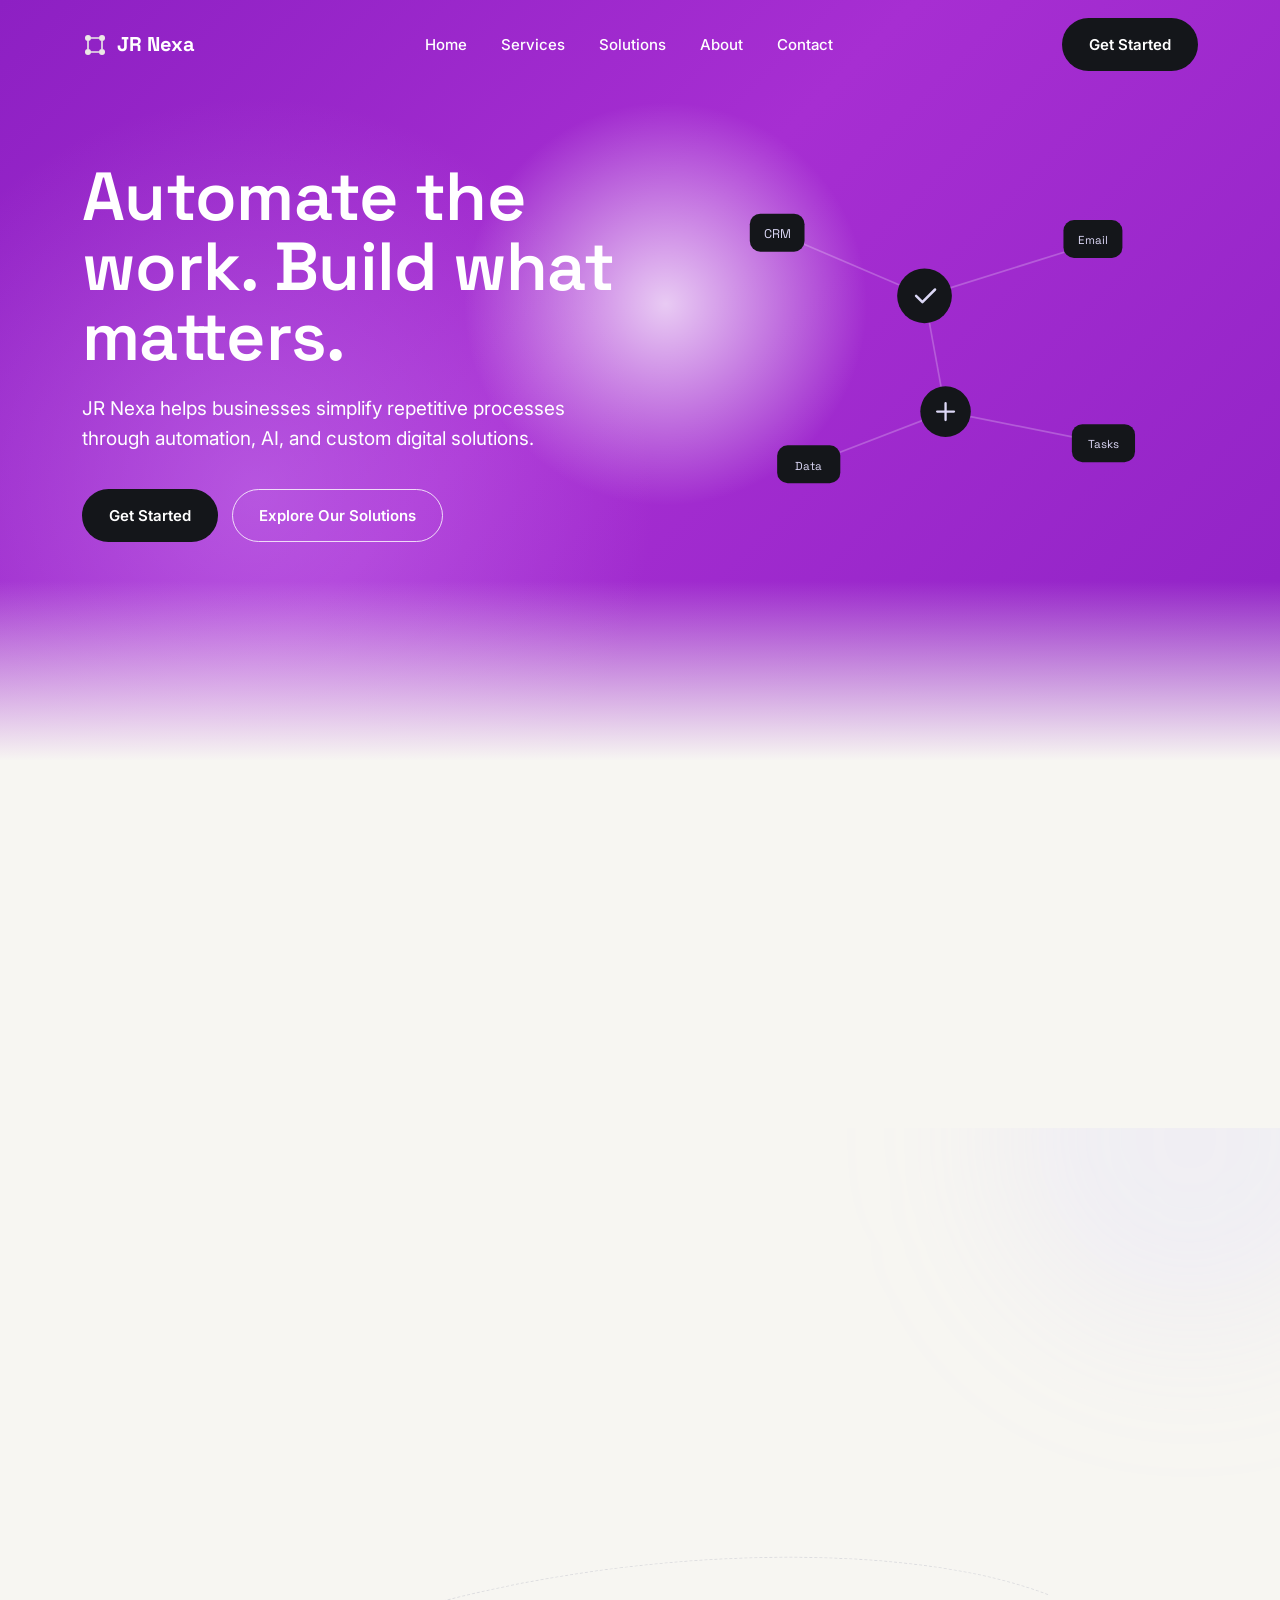
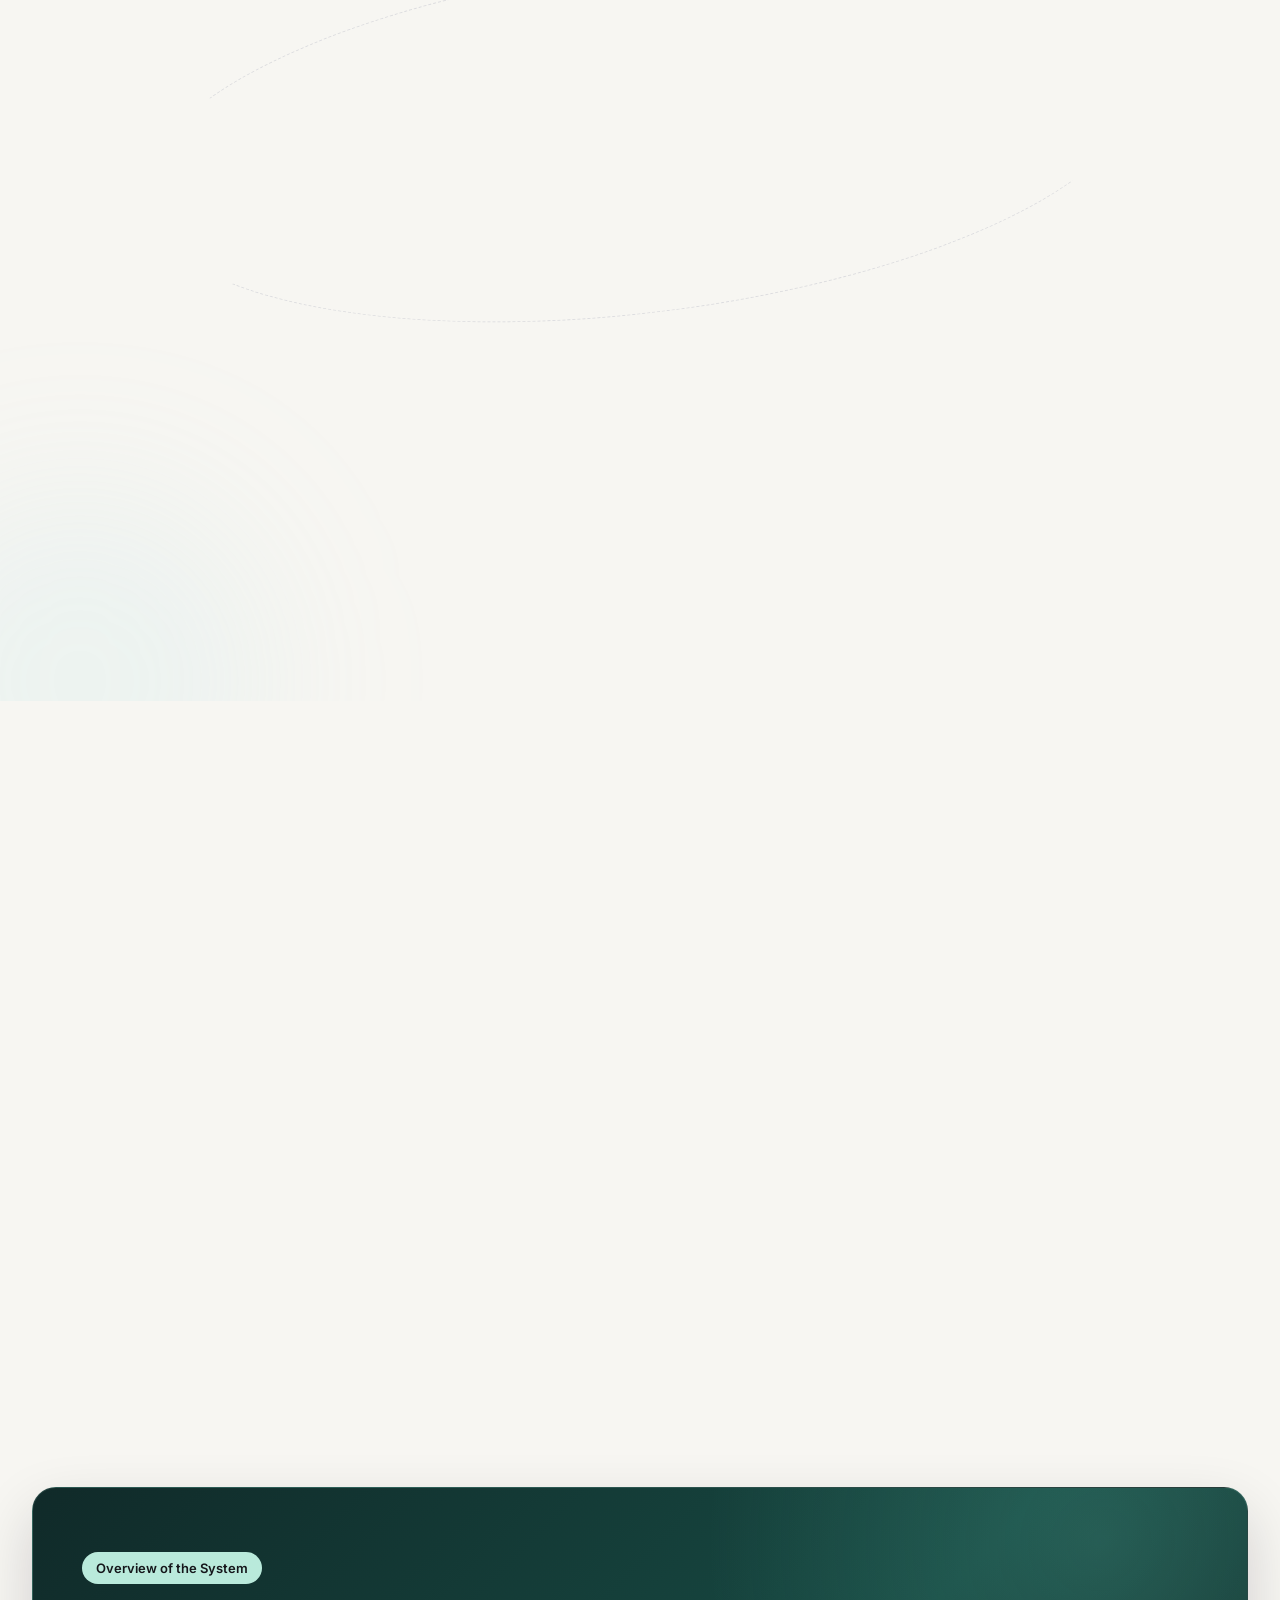
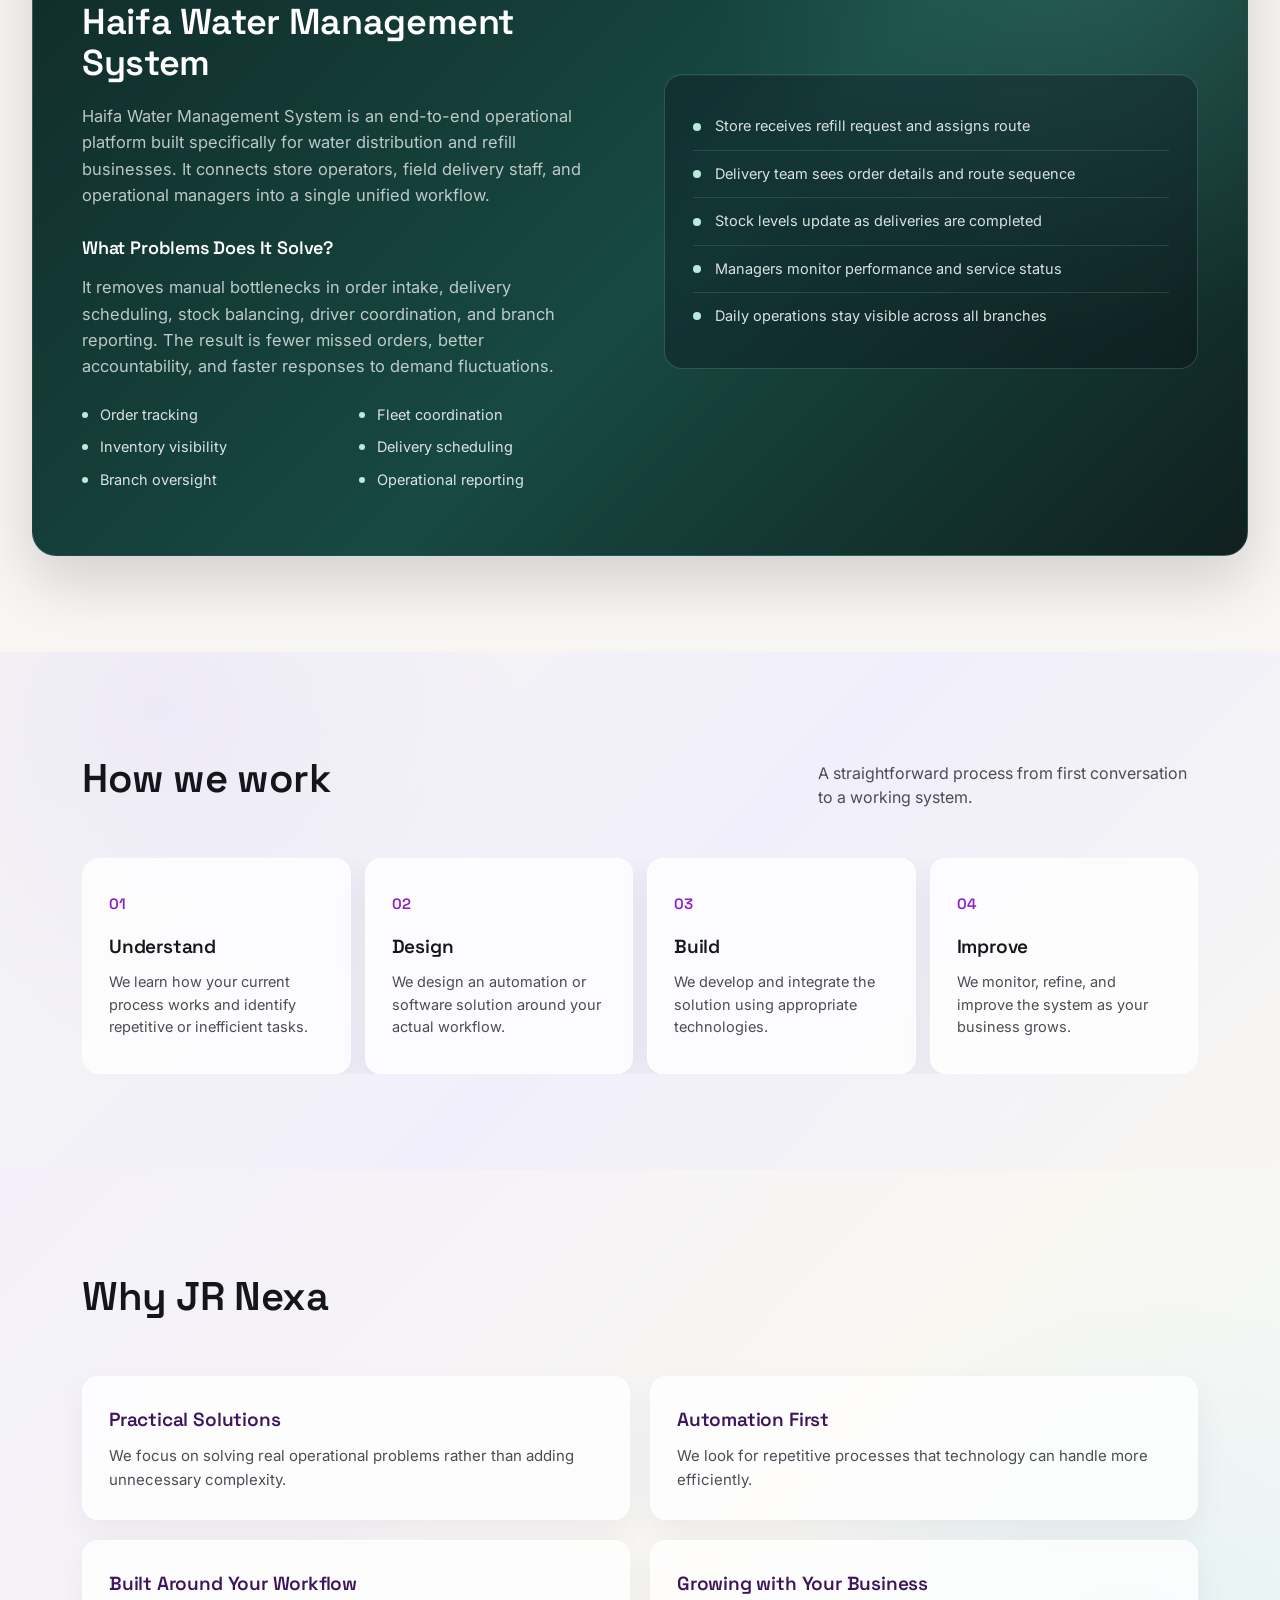
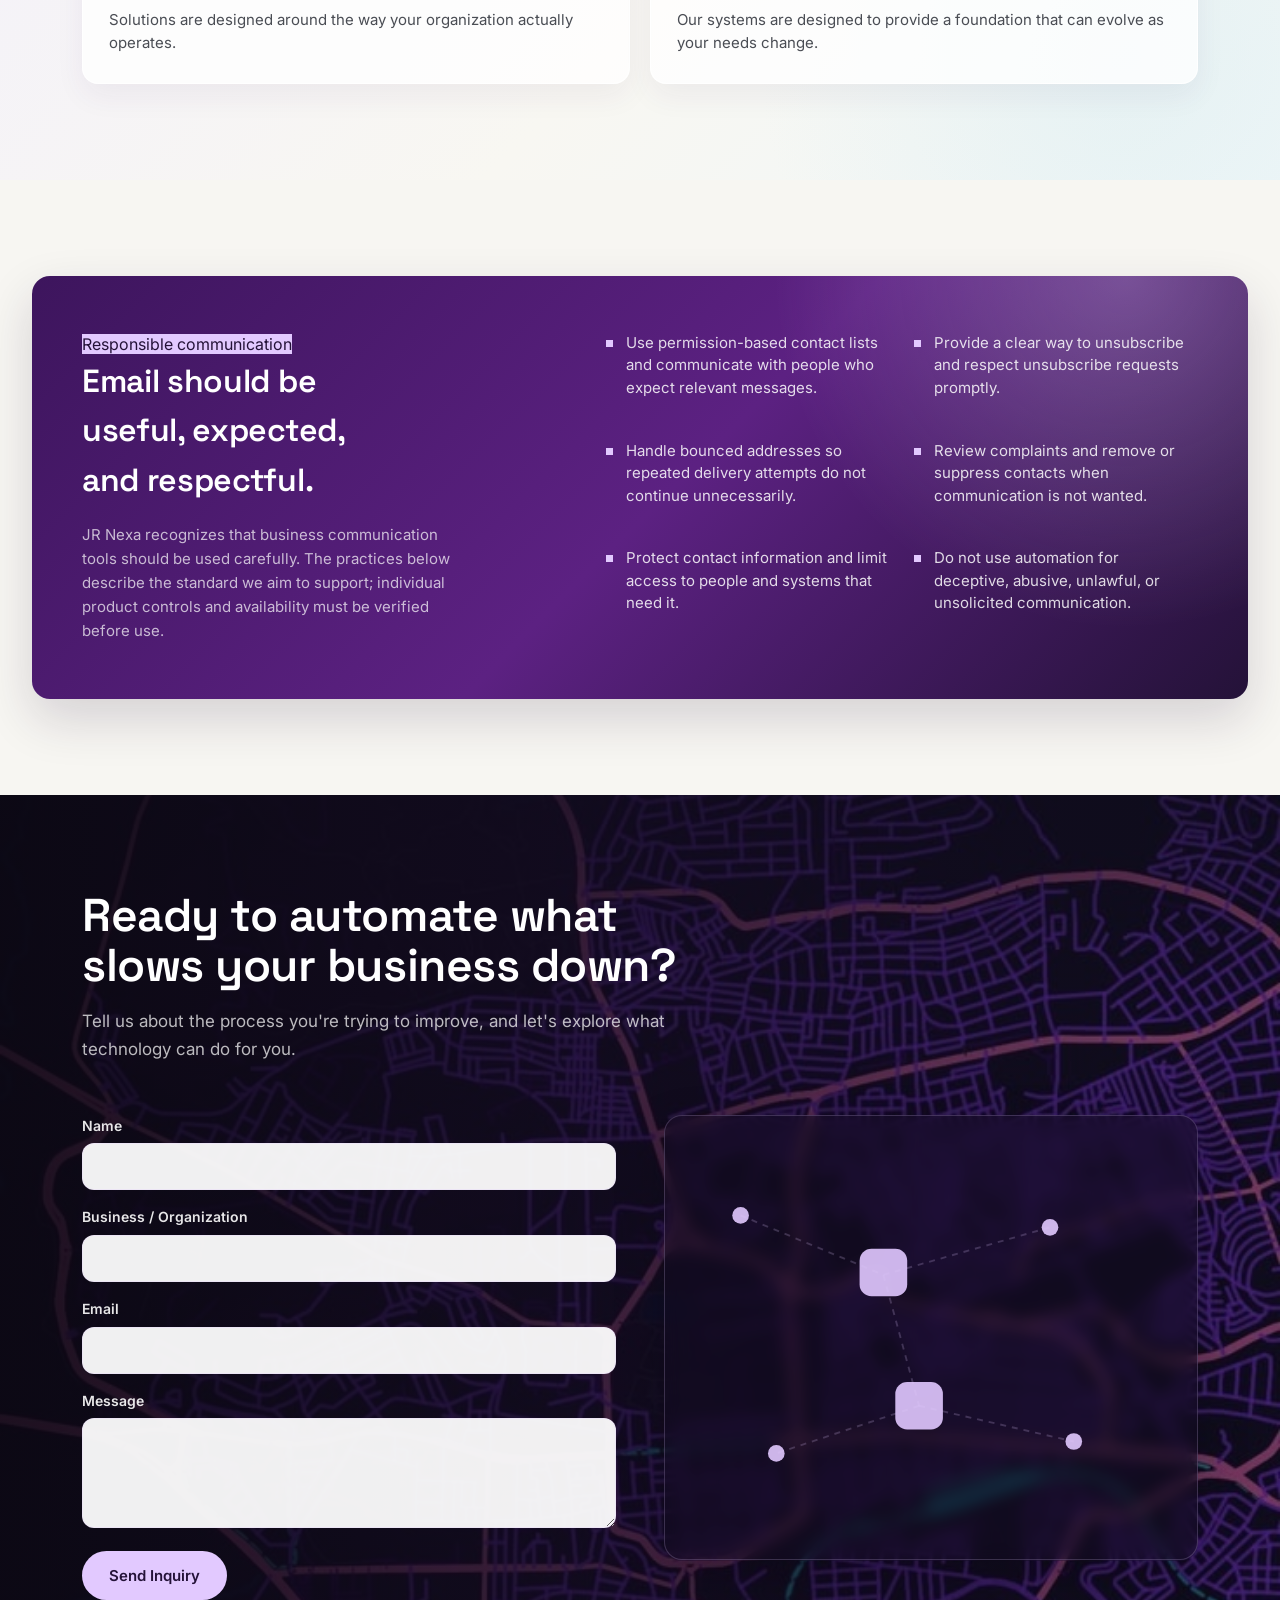
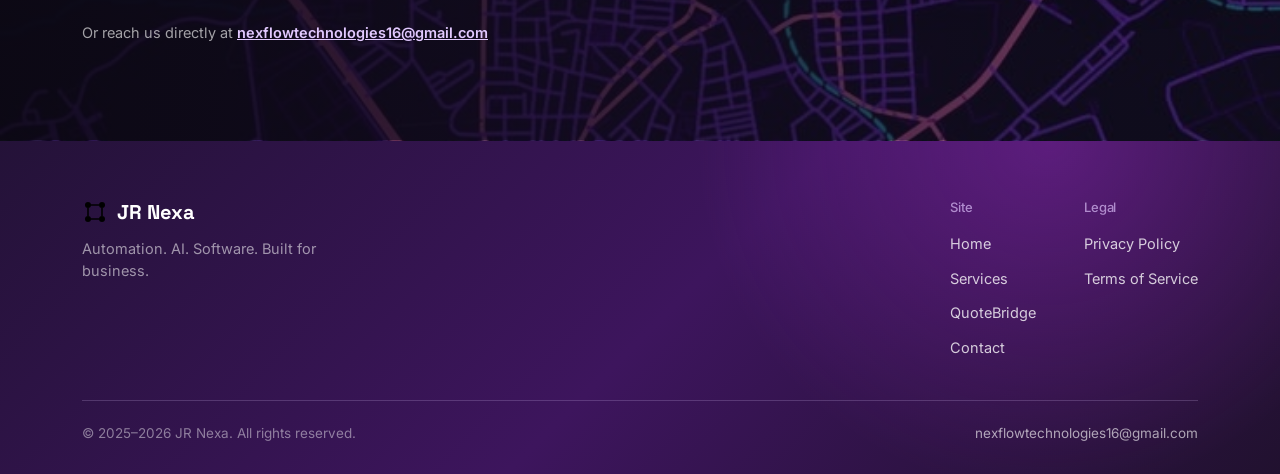
<file: index.html>
<!doctype html>
<html lang="en">
  <head>
    <meta charset="UTF-8" />
    <meta name="viewport" content="width=device-width, initial-scale=1.0" />

    <title>JR Nexa | Automation, AI &amp; Digital Solutions</title>
    <meta
      name="description"
      content="JR Nexa is an automation service provider established in 2025, helping businesses simplify operations through workflow automation, AI, software development, and digital solutions."
    />
    <meta name="theme-color" content="#8d20c3" />
    <meta
      property="og:title"
      content="JR Nexa | Automation, AI & Digital Solutions"
    />
    <meta
      property="og:description"
      content="Practical automation, AI, software, and integration solutions for businesses and organizations."
    />
    <meta property="og:type" content="website" />
    <link rel="preconnect" href="https://fonts.googleapis.com" />
    <link rel="preconnect" href="https://fonts.gstatic.com" crossorigin />
    <link
      href="https://fonts.googleapis.com/css2?family=Space+Grotesk:wght@500;600;700&family=Inter:wght@400;500;600&display=swap"
      rel="stylesheet"
    />
    <link href="https://unpkg.com/aos@2.3.4/dist/aos.css" rel="stylesheet" />
    <link
      rel="icon"
      type="image/svg+xml"
      href="data:image/svg+xml,%3Csvg xmlns='http://www.w3.org/2000/svg' viewBox='0 0 64 64'%3E%3Crect width='64' height='64' rx='16' fill='%23F5CFE1'/%3E%3Ccircle cx='18' cy='18' r='6' fill='%2314161A'/%3E%3Ccircle cx='46' cy='18' r='6' fill='%2314161A'/%3E%3Ccircle cx='18' cy='46' r='6' fill='%2314161A'/%3E%3Ccircle cx='46' cy='46' r='6' fill='%2314161A'/%3E%3Cpath d='M18 28v8M46 28v8M28 18h8M28 46h8' stroke='%2314161A' stroke-width='4' stroke-linecap='round'/%3E%3C/svg%3E"
    />
    <link
      rel="shortcut icon"
      type="image/svg+xml"
      href="data:image/svg+xml,%3Csvg xmlns='http://www.w3.org/2000/svg' viewBox='0 0 64 64'%3E%3Crect width='64' height='64' rx='16' fill='%23F5CFE1'/%3E%3Ccircle cx='18' cy='18' r='6' fill='%2314161A'/%3E%3Ccircle cx='46' cy='18' r='6' fill='%2314161A'/%3E%3Ccircle cx='18' cy='46' r='6' fill='%2314161A'/%3E%3Ccircle cx='46' cy='46' r='6' fill='%2314161A'/%3E%3Cpath d='M18 28v8M46 28v8M28 18h8M28 46h8' stroke='%2314161A' stroke-width='4' stroke-linecap='round'/%3E%3C/svg%3E"
    />
    <link rel="stylesheet" href="nexflow-website.css" />
  </head>
  <body>
    <a class="skip-link" href="#main-content">Skip to content</a>
    <header class="site-nav">
      <div class="nav-inner">
        <a href="#home" class="logo" aria-label="JR Nexa home">
          <svg
            class="logo-mark"
            viewBox="0 0 26 26"
            fill="none"
            xmlns="http://www.w3.org/2000/svg"
          >
            <circle cx="6" cy="6" r="3" fill="#14161A" />
            <circle cx="20" cy="6" r="3" fill="#14161A" />
            <circle cx="6" cy="20" r="3" fill="#14161A" />
            <circle cx="20" cy="20" r="3" fill="#14161A" />
            <path
              d="M6 9V17M20 9V17M9 6H17M9 20H17"
              stroke="#14161A"
              stroke-width="1.6"
            />
          </svg>
          JR Nexa
        </a>
        <nav>
          <ul class="nav-links">
            <li><a href="#home">Home</a></li>
            <li><a href="#services">Services</a></li>
            <li><a href="#solutions">Solutions</a></li>
            <li><a href="#about">About</a></li>
            <li><a href="#contact">Contact</a></li>
          </ul>
        </nav>
        <div class="nav-right">
          <a href="#contact" class="btn btn-primary">Get Started</a>
          <button
            class="hamburger"
            id="hamburgerBtn"
            aria-label="Open menu"
            aria-expanded="false"
            aria-controls="mobileMenu"
          >
            <span></span><span></span><span></span>
          </button>
        </div>
      </div>
      <div class="mobile-menu" id="mobileMenu">
        <a href="#home">Home</a>
        <a href="#services">Services</a>
        <a href="#solutions">Solutions</a>
        <a href="#about">About</a>
        <a href="#contact">Contact</a>
      </div>
    </header>

    <main id="main-content">
      <!-- HERO -->
      <section class="hero" id="home">
        <div class="wrap hero-inner">
          <div class="hero-copy">
            <h1>Automate the work. Build what matters.</h1>
            <p class="sub">
              JR Nexa helps businesses simplify repetitive processes through
              automation, AI, and custom digital solutions.
            </p>
            <div class="hero-actions">
              <a href="#contact" class="btn btn-primary">Get Started</a>
              <a href="#services" class="btn btn-outline"
                >Explore Our Solutions</a
              >
            </div>
          </div>
          <div class="hero-visual">
            <svg
              class="hero-diagram"
              viewBox="0 0 460 360"
              fill="none"
              xmlns="http://www.w3.org/2000/svg"
              role="img"
              aria-label="Diagram of connected automation nodes"
            >
              <line
                class="flow-line draw"
                x1="60"
                y1="70"
                x2="200"
                y2="130"
                stroke="#14161A"
                stroke-opacity="0.4"
                stroke-width="1.6"
                style="animation-delay: 0.1s"
              />
              <line
                class="flow-line draw"
                x1="200"
                y1="130"
                x2="360"
                y2="80"
                stroke="#14161A"
                stroke-opacity="0.4"
                stroke-width="1.6"
                style="animation-delay: 0.3s"
              />
              <line
                class="flow-line draw"
                x1="200"
                y1="130"
                x2="220"
                y2="240"
                stroke="#14161A"
                stroke-opacity="0.4"
                stroke-width="1.6"
                style="animation-delay: 0.5s"
              />
              <line
                class="flow-line draw"
                x1="220"
                y1="240"
                x2="90"
                y2="290"
                stroke="#14161A"
                stroke-opacity="0.4"
                stroke-width="1.6"
                style="animation-delay: 0.7s"
              />
              <line
                class="flow-line draw"
                x1="220"
                y1="240"
                x2="370"
                y2="270"
                stroke="#14161A"
                stroke-opacity="0.4"
                stroke-width="1.6"
                style="animation-delay: 0.9s"
              />

              <g class="flow-node" style="animation-delay: 0.05s">
                <rect
                  x="34"
                  y="52"
                  width="52"
                  height="36"
                  rx="10"
                  fill="#14161A"
                />
                <text
                  x="60"
                  y="75"
                  font-family="Space Grotesk"
                  font-size="12"
                  fill="#DCD8F6"
                  text-anchor="middle"
                >
                  CRM
                </text>
              </g>
              <g class="flow-node" style="animation-delay: 0.35s">
                <circle cx="200" cy="130" r="26" fill="#14161A" />
                <path
                  d="M192 130l6 6 12-12"
                  stroke="#DCD8F6"
                  stroke-width="2.4"
                  fill="none"
                  stroke-linecap="round"
                  stroke-linejoin="round"
                />
              </g>
              <g class="flow-node" style="animation-delay: 0.55s">
                <rect
                  x="332"
                  y="58"
                  width="56"
                  height="36"
                  rx="10"
                  fill="#14161A"
                />
                <text
                  x="360"
                  y="81"
                  font-family="Space Grotesk"
                  font-size="11"
                  fill="#DCD8F6"
                  text-anchor="middle"
                >
                  Email
                </text>
              </g>
              <g class="flow-node" style="animation-delay: 0.75s">
                <circle cx="220" cy="240" r="24" fill="#14161A" />
                <path
                  d="M212 240h16M220 232v16"
                  stroke="#DCD8F6"
                  stroke-width="2.2"
                  stroke-linecap="round"
                />
              </g>
              <g class="flow-node" style="animation-delay: 0.95s">
                <rect
                  x="60"
                  y="272"
                  width="60"
                  height="36"
                  rx="10"
                  fill="#14161A"
                />
                <text
                  x="90"
                  y="295"
                  font-family="Space Grotesk"
                  font-size="11"
                  fill="#DCD8F6"
                  text-anchor="middle"
                >
                  Data
                </text>
              </g>
              <g class="flow-node" style="animation-delay: 1.1s">
                <rect
                  x="340"
                  y="252"
                  width="60"
                  height="36"
                  rx="10"
                  fill="#14161A"
                />
                <text
                  x="370"
                  y="275"
                  font-family="Space Grotesk"
                  font-size="11"
                  fill="#DCD8F6"
                  text-anchor="middle"
                >
                  Tasks
                </text>
              </g>
            </svg>
          </div>
        </div>
      </section>

      <!-- ABOUT -->
      <section class="about" id="about" data-aos="fade-up">
        <div class="wrap about-inner">
          <h2 data-aos="fade-right">
            Technology that works for your business.
          </h2>
          <div class="about-text" data-aos="fade-left">
            <p>
              JR Nexa is an automation service provider established in 2025,
              helping businesses and organizations use technology to reduce
              repetitive work, improve efficiency, and build better digital
              processes.
            </p>
            <p>
              We combine workflow automation, artificial intelligence, software
              development, and system integrations to create practical solutions
              around the way businesses actually work.
            </p>
          </div>
        </div>
      </section>

      <!-- SERVICES -->
      <section class="services" id="services">
        <div class="wrap">
          <div class="section-head">
            <h2 data-aos="fade-up">What we build</h2>
            <p class="desc" data-aos="fade-up">
              Six areas where automation, AI, and software design come together
              to remove friction from day-to-day operations.
            </p>
          </div>

          <div class="service-grid">
            <article
              class="service-card"
              data-number="01"
              data-aos="fade-up"
              data-aos-duration="700"
              data-aos-delay="0"
            >
              <span class="num">01</span>
              <svg class="icon" viewBox="0 0 34 34" fill="none">
                <rect
                  x="4"
                  y="4"
                  width="10"
                  height="10"
                  rx="3"
                  stroke="#14161A"
                  stroke-width="1.6"
                />
                <rect
                  x="20"
                  y="20"
                  width="10"
                  height="10"
                  rx="3"
                  stroke="#14161A"
                  stroke-width="1.6"
                />
                <path
                  d="M14 9h6a4 4 0 0 1 4 4v6"
                  stroke="#14161A"
                  stroke-width="1.6"
                />
              </svg>
              <h3>Workflow Automation</h3>
              <p class="desc">
                Connect applications and automate repetitive business processes
                so information moves between systems with less manual work.
              </p>
              <p class="examples">
                Data entry · Notifications · Approvals · Scheduled workflows ·
                CRM workflows
              </p>
            </article>

            <article
              class="service-card"
              data-number="02"
              data-aos="fade-up"
              data-aos-duration="700"
              data-aos-delay="100"
            >
              <span class="num">02</span>
              <svg class="icon" viewBox="0 0 34 34" fill="none">
                <circle
                  cx="17"
                  cy="17"
                  r="6"
                  stroke="#14161A"
                  stroke-width="1.6"
                />
                <path
                  d="M17 3v4M17 27v4M3 17h4M27 17h4M7 7l3 3M27 7l-3 3M7 27l3-3M27 27l-3-3"
                  stroke="#14161A"
                  stroke-width="1.6"
                  stroke-linecap="round"
                />
              </svg>
              <h3>AI Solutions</h3>
              <p class="desc">
                Design practical AI-powered solutions that help businesses
                process information, assist customers, automate tasks, and make
                better use of their data.
              </p>
              <p class="examples">
                AI assistants · Document processing · Support automation ·
                Intelligent data processing
              </p>
            </article>

            <article
              class="service-card"
              data-number="03"
              data-aos="fade-up"
              data-aos-duration="700"
              data-aos-delay="200"
            >
              <span class="num">03</span>
              <svg class="icon" viewBox="0 0 34 34" fill="none">
                <rect
                  x="4"
                  y="8"
                  width="26"
                  height="18"
                  rx="3"
                  stroke="#14161A"
                  stroke-width="1.6"
                />
                <path
                  d="M5 10l12 9 12-9"
                  stroke="#14161A"
                  stroke-width="1.6"
                  stroke-linecap="round"
                />
              </svg>
              <h3>Business Communication Automation</h3>
              <p class="desc">
                Build systems that help organizations manage and automate
                customer and business communications.
              </p>
              <p class="examples">
                Email automation · Notifications · Campaign management ·
                Automated follow-ups
              </p>
            </article>

            <article
              class="service-card"
              data-number="04"
              data-aos="fade-up"
              data-aos-duration="700"
              data-aos-delay="300"
            >
              <span class="num">04</span>
              <svg class="icon" viewBox="0 0 34 34" fill="none">
                <rect
                  x="4"
                  y="6"
                  width="26"
                  height="17"
                  rx="3"
                  stroke="#14161A"
                  stroke-width="1.6"
                />
                <path
                  d="M11 28h12M17 23v5"
                  stroke="#14161A"
                  stroke-width="1.6"
                  stroke-linecap="round"
                />
              </svg>
              <h3>Custom Software</h3>
              <p class="desc">
                Build web-based applications and internal business systems
                designed around specific organizational needs.
              </p>
              <p class="examples">
                Management systems · Customer portals · Internal tools ·
                Dashboards
              </p>
            </article>

            <article
              class="service-card"
              data-number="05"
              data-aos="fade-up"
              data-aos-duration="700"
              data-aos-delay="400"
            >
              <span class="num">05</span>
              <svg class="icon" viewBox="0 0 34 34" fill="none">
                <circle
                  cx="9"
                  cy="9"
                  r="4"
                  stroke="#14161A"
                  stroke-width="1.6"
                />
                <circle
                  cx="25"
                  cy="25"
                  r="4"
                  stroke="#14161A"
                  stroke-width="1.6"
                />
                <path
                  d="M12 12l10 10"
                  stroke="#14161A"
                  stroke-width="1.6"
                  stroke-linecap="round"
                />
              </svg>
              <h3>System Integration</h3>
              <p class="desc">
                Connect the tools businesses already use so information can move
                between platforms automatically.
              </p>
              <p class="examples">
                APIs · CRMs · Email platforms · Databases · Payment systems
              </p>
            </article>

            <article
              class="service-card"
              data-number="06"
              data-aos="fade-up"
              data-aos-duration="700"
              data-aos-delay="500"
            >
              <span class="num">06</span>
              <svg class="icon" viewBox="0 0 34 34" fill="none">
                <path
                  d="M6 26V14M17 26V6M28 26v-9"
                  stroke="#14161A"
                  stroke-width="1.6"
                  stroke-linecap="round"
                />
              </svg>
              <h3>Process Optimization</h3>
              <p class="desc">
                Help businesses identify repetitive manual processes and
                determine where automation can create measurable improvements.
              </p>
              <p class="examples">
                Process mapping · Efficiency review · Automation roadmap
              </p>
            </article>
          </div>
        </div>
      </section>

      <!-- FEATURED SOLUTION -->
      <section id="solutions" style="padding: 0 0 96px" data-aos="fade-up">
        <div class="solution">
          <div class="solution-wrap solution-inner">
            <div>
              <span class="tag" data-aos="fade-right" data-aos="fade-right"
                >One of our solutions</span
              >
              <h2>QuoteBridge</h2>
              <p class="desc">
                QuoteBridge is a business communication and email campaign
                management application developed by JR Nexa. It helps businesses
                and organizations manage contacts, create email campaigns, and
                organize day-to-day communications through a structured
                platform.
              </p>
              <p class="solution-note">
                Intended for teams that need a central place for contact
                management, campaign planning, templates, and business
                communications. Product availability and specific capabilities
                should be confirmed with JR Nexa.
              </p>
              <ul class="solution-features">
                <li>Contact management</li>
                <li>Campaign creation and management</li>
                <li>Email templates</li>
                <li>Business communications</li>
                <li>Attachments and message content</li>
                <li>Organized campaign workflows</li>
              </ul>
              <div class="solution-actions">
                <a
                  href="https://quotebridge.online/"
                  target="_blank"
                  rel="noopener"
                  class="btn btn-light"
                  >Explore QuoteBridge</a
                >
              </div>
            </div>
            <div class="solution-panel">
              <div class="row">
                <span class="dot"></span
                ><span>New contact added to campaign list</span>
              </div>
              <div class="row">
                <span class="dot"></span
                ><span>Email template scheduled for send</span>
              </div>
              <div class="row">
                <span class="dot"></span
                ><span>Attachment linked to outbound message</span>
              </div>
              <div class="row">
                <span class="dot"></span><span>Follow-up sequence queued</span>
              </div>
            </div>
          </div>
        </div>
      </section>

      <section id="haifa-water-system" style="padding: 0 0 96px">
        <div class="solution">
          <div class="solution-wrap solution-inner">
            <div>
              <span class="tag">Overview of the System</span>
              <h2>Haifa Water Management System</h2>
              <p class="desc">
                Haifa Water Management System is an end-to-end operational
                platform built specifically for water distribution and refill
                businesses. It connects store operators, field delivery staff,
                and operational managers into a single unified workflow.
              </p>

              <div style="margin-top: 26px">
                <h3
                  style="
                    color: var(--paper);
                    font-size: 18px;
                    margin-bottom: 12px;
                  "
                >
                  What Problems Does It Solve?
                </h3>
                <p class="desc" style="margin-top: 0">
                  It removes manual bottlenecks in order intake, delivery
                  scheduling, stock balancing, driver coordination, and branch
                  reporting. The result is fewer missed orders, better
                  accountability, and faster responses to demand fluctuations.
                </p>
              </div>

              <ul class="solution-features" style="margin-top: 24px">
                <li>Order tracking</li>
                <li>Fleet coordination</li>
                <li>Inventory visibility</li>
                <li>Delivery scheduling</li>
                <li>Branch oversight</li>
                <li>Operational reporting</li>
              </ul>
            </div>

            <div class="solution-panel">
              <div class="row">
                <span class="dot"></span
                ><span>Store receives refill request and assigns route</span>
              </div>
              <div class="row">
                <span class="dot"></span
                ><span
                  >Delivery team sees order details and route sequence</span
                >
              </div>
              <div class="row">
                <span class="dot"></span
                ><span>Stock levels update as deliveries are completed</span>
              </div>
              <div class="row">
                <span class="dot"></span
                ><span>Managers monitor performance and service status</span>
              </div>
              <div class="row">
                <span class="dot"></span
                ><span>Daily operations stay visible across all branches</span>
              </div>
            </div>
          </div>
        </div>
      </section>

      <!-- HOW WE WORK -->
      <section class="how">
        <div class="wrap">
          <div class="section-head">
            <h2>How we work</h2>
            <p class="desc">
              A straightforward process from first conversation to a working
              system.
            </p>
          </div>
          <div class="how-grid">
            <div class="how-step">
              <span class="num">01</span>
              <h3>Understand</h3>
              <p>
                We learn how your current process works and identify repetitive
                or inefficient tasks.
              </p>
            </div>
            <div class="how-step">
              <span class="num">02</span>
              <h3>Design</h3>
              <p>
                We design an automation or software solution around your actual
                workflow.
              </p>
            </div>
            <div class="how-step">
              <span class="num">03</span>
              <h3>Build</h3>
              <p>
                We develop and integrate the solution using appropriate
                technologies.
              </p>
            </div>
            <div class="how-step">
              <span class="num">04</span>
              <h3>Improve</h3>
              <p>
                We monitor, refine, and improve the system as your business
                grows.
              </p>
            </div>
          </div>
        </div>
      </section>

      <!-- WHY JR NEXA -->
      <section class="why">
        <div class="wrap">
          <div class="section-head">
            <h2>Why JR Nexa</h2>
          </div>
          <div class="why-grid">
            <div class="why-card">
              <h3>Practical Solutions</h3>
              <p>
                We focus on solving real operational problems rather than adding
                unnecessary complexity.
              </p>
            </div>
            <div class="why-card">
              <h3>Automation First</h3>
              <p>
                We look for repetitive processes that technology can handle more
                efficiently.
              </p>
            </div>
            <div class="why-card">
              <h3>Built Around Your Workflow</h3>
              <p>
                Solutions are designed around the way your organization actually
                operates.
              </p>
            </div>
            <div class="why-card">
              <h3>Growing with Your Business</h3>
              <p>
                Our systems are designed to provide a foundation that can evolve
                as your needs change.
              </p>
            </div>
          </div>
        </div>
      </section>

      <!-- RESPONSIBLE COMMUNICATION -->
      <section style="padding-bottom: 96px">
        <div class="responsible">
          <div class="responsible-wrap">
            <div>
              <span class="tag responsible-tag">Responsible communication</span>
              <h2>Email should be useful, expected, and respectful.</h2>
              <p class="responsible-intro">
                JR Nexa recognizes that business communication tools should be
                used carefully. The practices below describe the standard we aim
                to support; individual product controls and availability must be
                verified before use.
              </p>
            </div>
            <ul class="responsible-list">
              <li>
                Use permission-based contact lists and communicate with people
                who expect relevant messages.
              </li>
              <li>
                Provide a clear way to unsubscribe and respect unsubscribe
                requests promptly.
              </li>
              <li>
                Handle bounced addresses so repeated delivery attempts do not
                continue unnecessarily.
              </li>
              <li>
                Review complaints and remove or suppress contacts when
                communication is not wanted.
              </li>
              <li>
                Protect contact information and limit access to people and
                systems that need it.
              </li>
              <li>
                Do not use automation for deceptive, abusive, unlawful, or
                unsolicited communication.
              </li>
            </ul>
          </div>
        </div>
      </section>

      <!-- CONTACT -->
      <section class="contact" id="contact">
        <div class="wrap">
          <div class="contact-head">
            <h2>Ready to automate what slows your business down?</h2>
            <p>
              Tell us about the process you're trying to improve, and let's
              explore what technology can do for you.
            </p>
          </div>

          <div class="contact-inner">
            <form
              class="inquiry"
              id="inquiryForm"
              action="mailto:nexflowtechnologies16@gmail.com"
              method="post"
              enctype="text/plain"
            >
              <div class="field">
                <label for="name">Name</label>
                <input type="text" id="name" name="name" required />
              </div>
              <div class="field">
                <label for="org">Business / Organization</label>
                <input type="text" id="org" name="org" required />
              </div>
              <div class="field">
                <label for="email">Email</label>
                <input type="email" id="email" name="email" required />
              </div>
              <div class="field">
                <label for="message">Message</label>
                <textarea id="message" name="message" required></textarea>
              </div>
              <div>
                <button type="submit" class="btn btn-primary">
                  Send Inquiry
                </button>
              </div>
              <p class="form-note" id="formNote">
                Your email app should open with the inquiry addressed to JR
                Nexa. This static form does not store or submit data to a web
                server; a backend integration is required for direct web
                submissions.
              </p>
              <p class="contact-email">
                Or reach us directly at
                <a href="mailto:nexflowtechnologies16@gmail.com"
                  >nexflowtechnologies16@gmail.com</a
                >
              </p>
            </form>

            <div class="contact-diagram-wrap">
              <svg
                viewBox="0 0 400 320"
                fill="none"
                xmlns="http://www.w3.org/2000/svg"
                role="img"
                aria-label="Diagram of an automated workflow"
              >
                <line
                  x1="40"
                  y1="60"
                  x2="160"
                  y2="110"
                  stroke="#14161A"
                  stroke-opacity="0.35"
                  stroke-width="1.6"
                  stroke-dasharray="5 5"
                />
                <line
                  x1="160"
                  y1="110"
                  x2="300"
                  y2="70"
                  stroke="#14161A"
                  stroke-opacity="0.35"
                  stroke-width="1.6"
                  stroke-dasharray="5 5"
                />
                <line
                  x1="160"
                  y1="110"
                  x2="190"
                  y2="220"
                  stroke="#14161A"
                  stroke-opacity="0.35"
                  stroke-width="1.6"
                  stroke-dasharray="5 5"
                />
                <line
                  x1="190"
                  y1="220"
                  x2="70"
                  y2="260"
                  stroke="#14161A"
                  stroke-opacity="0.35"
                  stroke-width="1.6"
                  stroke-dasharray="5 5"
                />
                <line
                  x1="190"
                  y1="220"
                  x2="320"
                  y2="250"
                  stroke="#14161A"
                  stroke-opacity="0.35"
                  stroke-width="1.6"
                  stroke-dasharray="5 5"
                />
                <circle cx="40" cy="60" r="7" fill="#14161A" />
                <circle cx="300" cy="70" r="7" fill="#14161A" />
                <circle cx="70" cy="260" r="7" fill="#14161A" />
                <circle cx="320" cy="250" r="7" fill="#14161A" />
                <rect
                  x="140"
                  y="88"
                  width="40"
                  height="40"
                  rx="10"
                  fill="#14161A"
                />
                <rect
                  x="170"
                  y="200"
                  width="40"
                  height="40"
                  rx="10"
                  fill="#14161A"
                />
              </svg>
            </div>
          </div>
        </div>
      </section>
    </main>

    <footer>
      <div class="wrap">
        <div class="footer-top">
          <div class="footer-brand">
            <a href="#home" class="logo">
              <svg
                class="logo-mark"
                viewBox="0 0 26 26"
                fill="none"
                xmlns="http://www.w3.org/2000/svg"
              >
                <circle cx="6" cy="6" r="3" fill="#FFFFFF" />
                <circle cx="20" cy="6" r="3" fill="#FFFFFF" />
                <circle cx="6" cy="20" r="3" fill="#FFFFFF" />
                <circle cx="20" cy="20" r="3" fill="#FFFFFF" />
                <path
                  d="M6 9V17M20 9V17M9 6H17M9 20H17"
                  stroke="#FFFFFF"
                  stroke-width="1.6"
                />
              </svg>
              JR Nexa
            </a>
            <p>Automation. AI. Software. Built for business.</p>
          </div>

          <div class="footer-links">
            <div class="footer-col">
              <h4>Site</h4>
              <ul>
                <li><a href="#home">Home</a></li>
                <li><a href="#services">Services</a></li>
                <li>
                  <a
                    href="https://quotebridge.online/"
                    target="_blank"
                    rel="noopener"
                    >QuoteBridge</a
                  >
                </li>
                <li><a href="#contact">Contact</a></li>
              </ul>
            </div>
            <div class="footer-col">
              <h4>Legal</h4>
              <ul>
                <li><a href="privacy.html">Privacy Policy</a></li>
                <li><a href="terms.html">Terms of Service</a></li>
              </ul>
            </div>
          </div>
        </div>
        <div class="footer-bottom">
          <span>© 2025–2026 JR Nexa. All rights reserved.</span>
          <a href="mailto:nexflowtechnologies16@gmail.com"
            >nexflowtechnologies16@gmail.com</a
          >
        </div>
      </div>
    </footer>

    <script>
      const hamburgerBtn = document.getElementById("hamburgerBtn");
      const mobileMenu = document.getElementById("mobileMenu");
      hamburgerBtn.addEventListener("click", () => {
        const isOpen = mobileMenu.classList.toggle("open");
        hamburgerBtn.setAttribute("aria-expanded", isOpen ? "true" : "false");
      });
      mobileMenu.querySelectorAll("a").forEach((a) => {
        a.addEventListener("click", () => {
          mobileMenu.classList.remove("open");
          hamburgerBtn.setAttribute("aria-expanded", "false");
        });
      });

      const form = document.getElementById("inquiryForm");
      const note = document.getElementById("formNote");
      form.addEventListener("submit", (e) => {
        if (!form.checkValidity()) {
          e.preventDefault();
          form.reportValidity();
          return;
        }
        note.classList.add("show");
      });
    </script>
    <script src="https://unpkg.com/aos@2.3.4/dist/aos.js"></script>
    <script>
      AOS.init({
        duration: 800,
        once: false,
        offset: 50,
      });
    </script>
  </body>
</html>
</file>
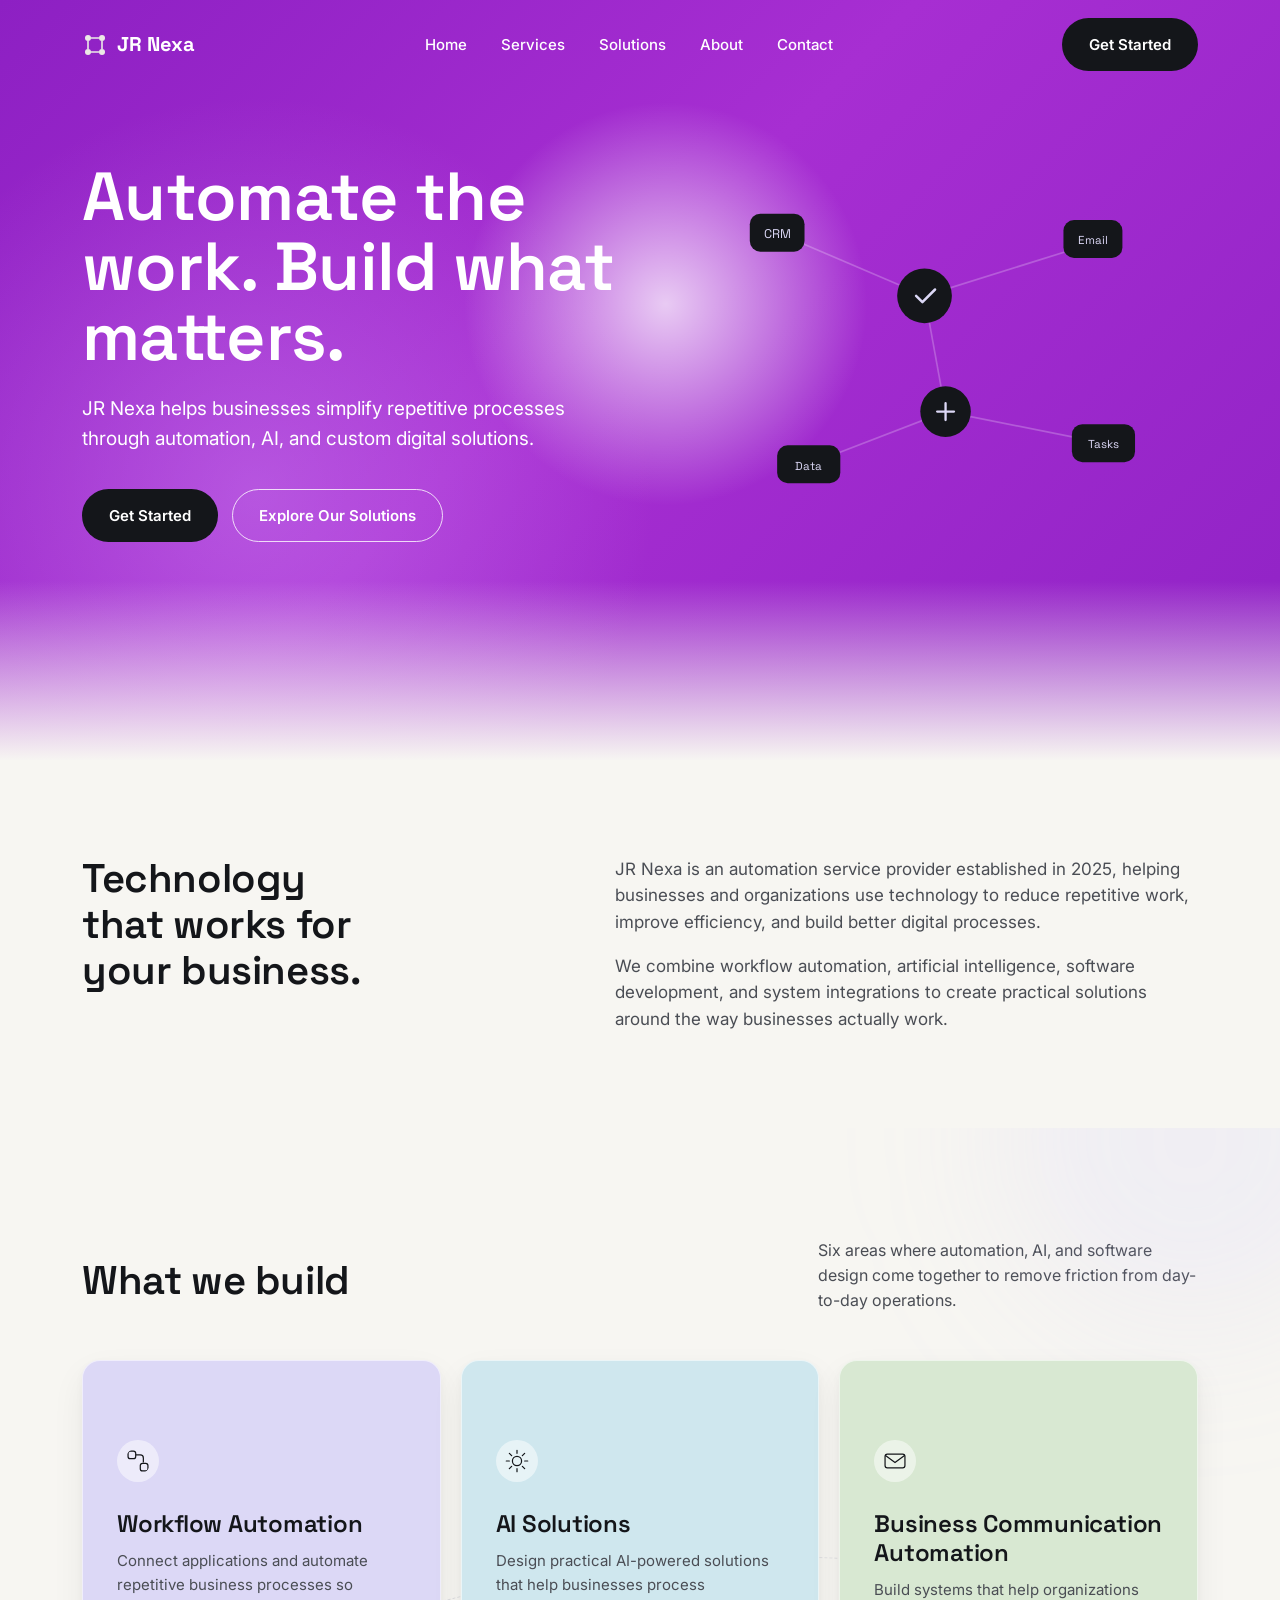
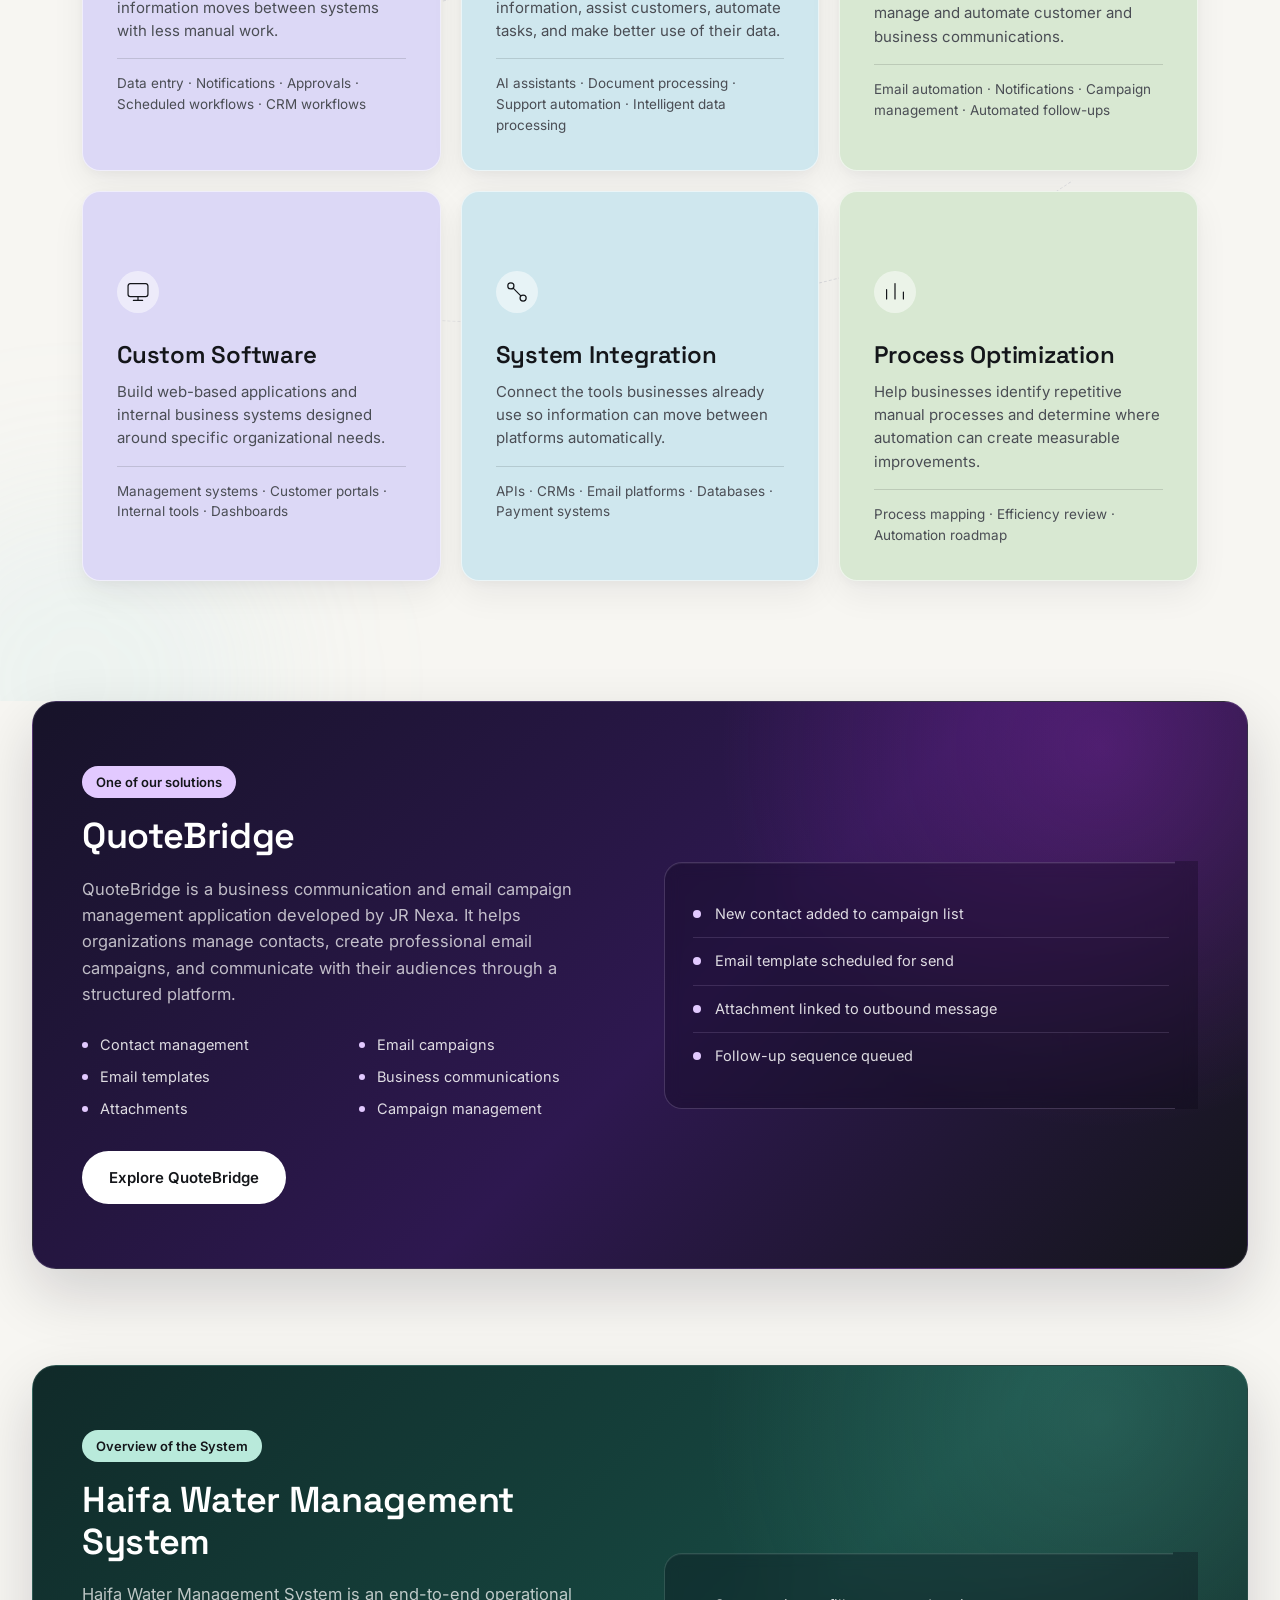
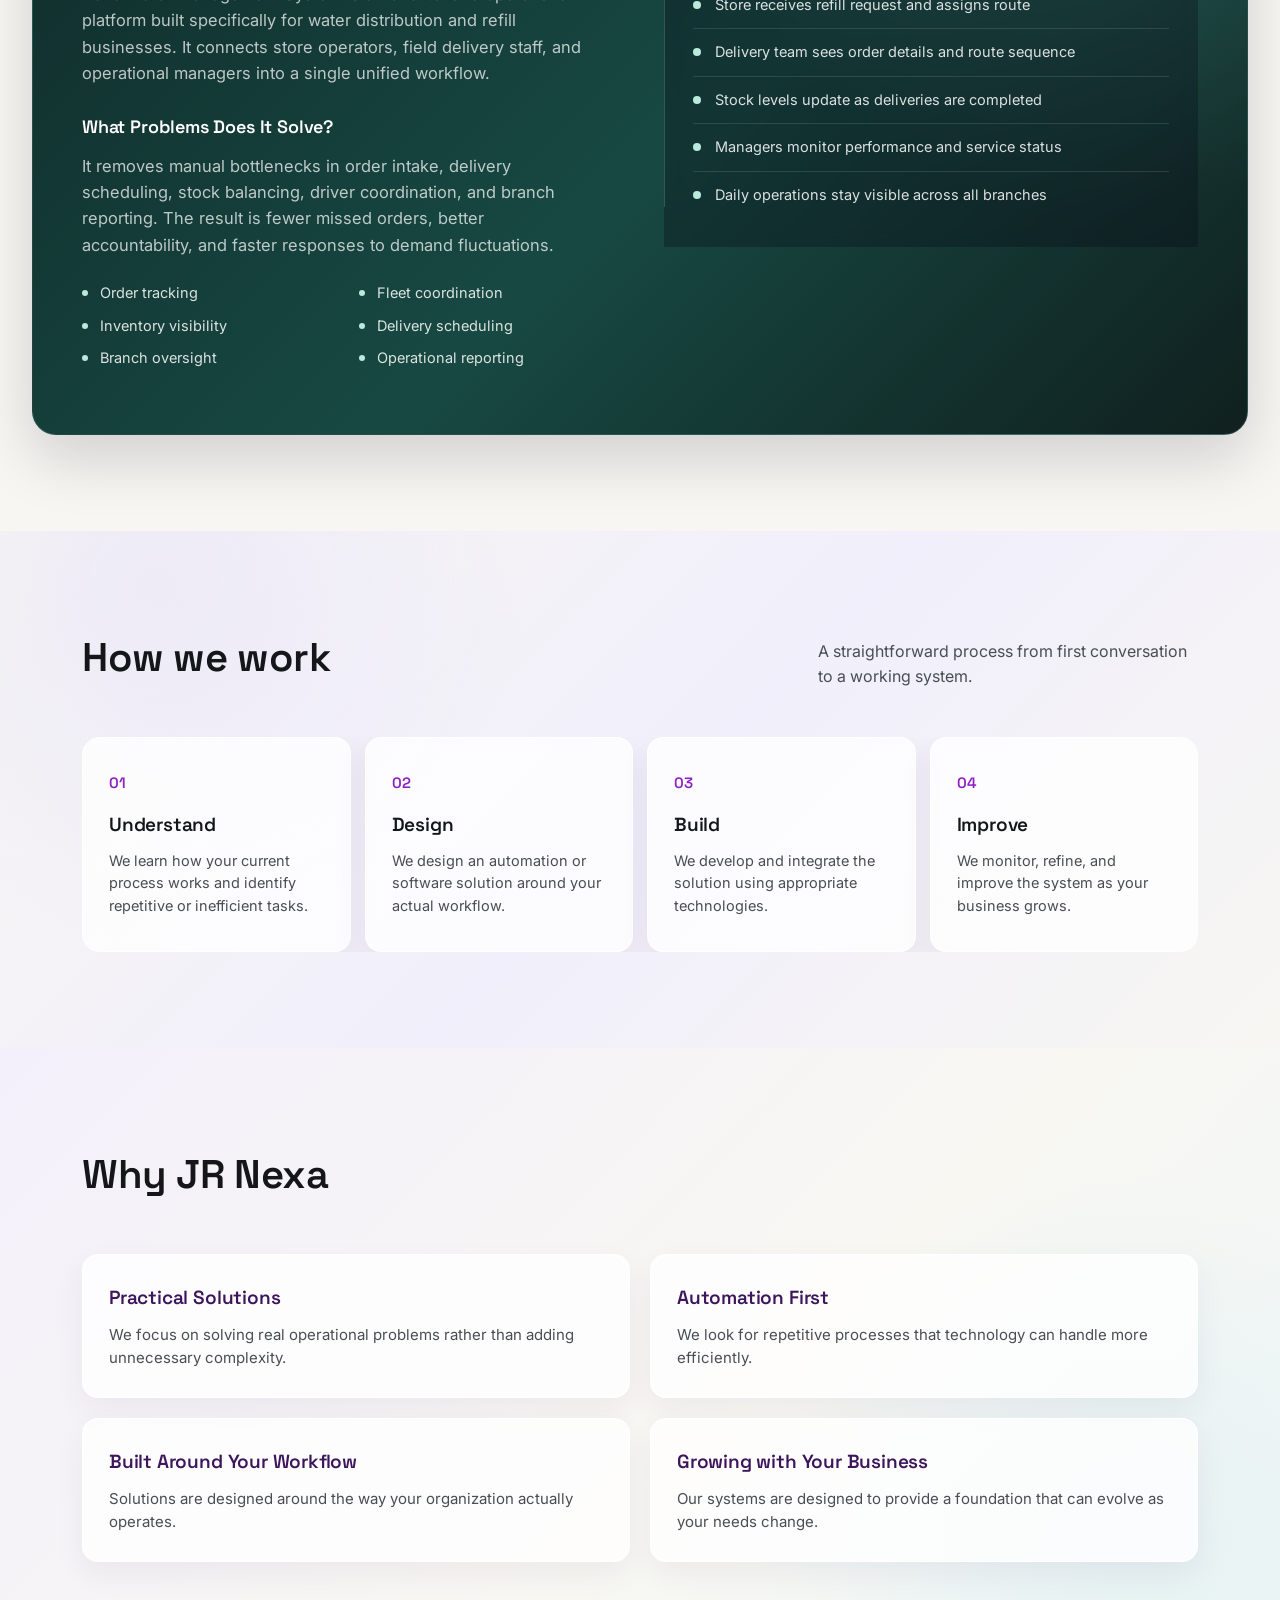
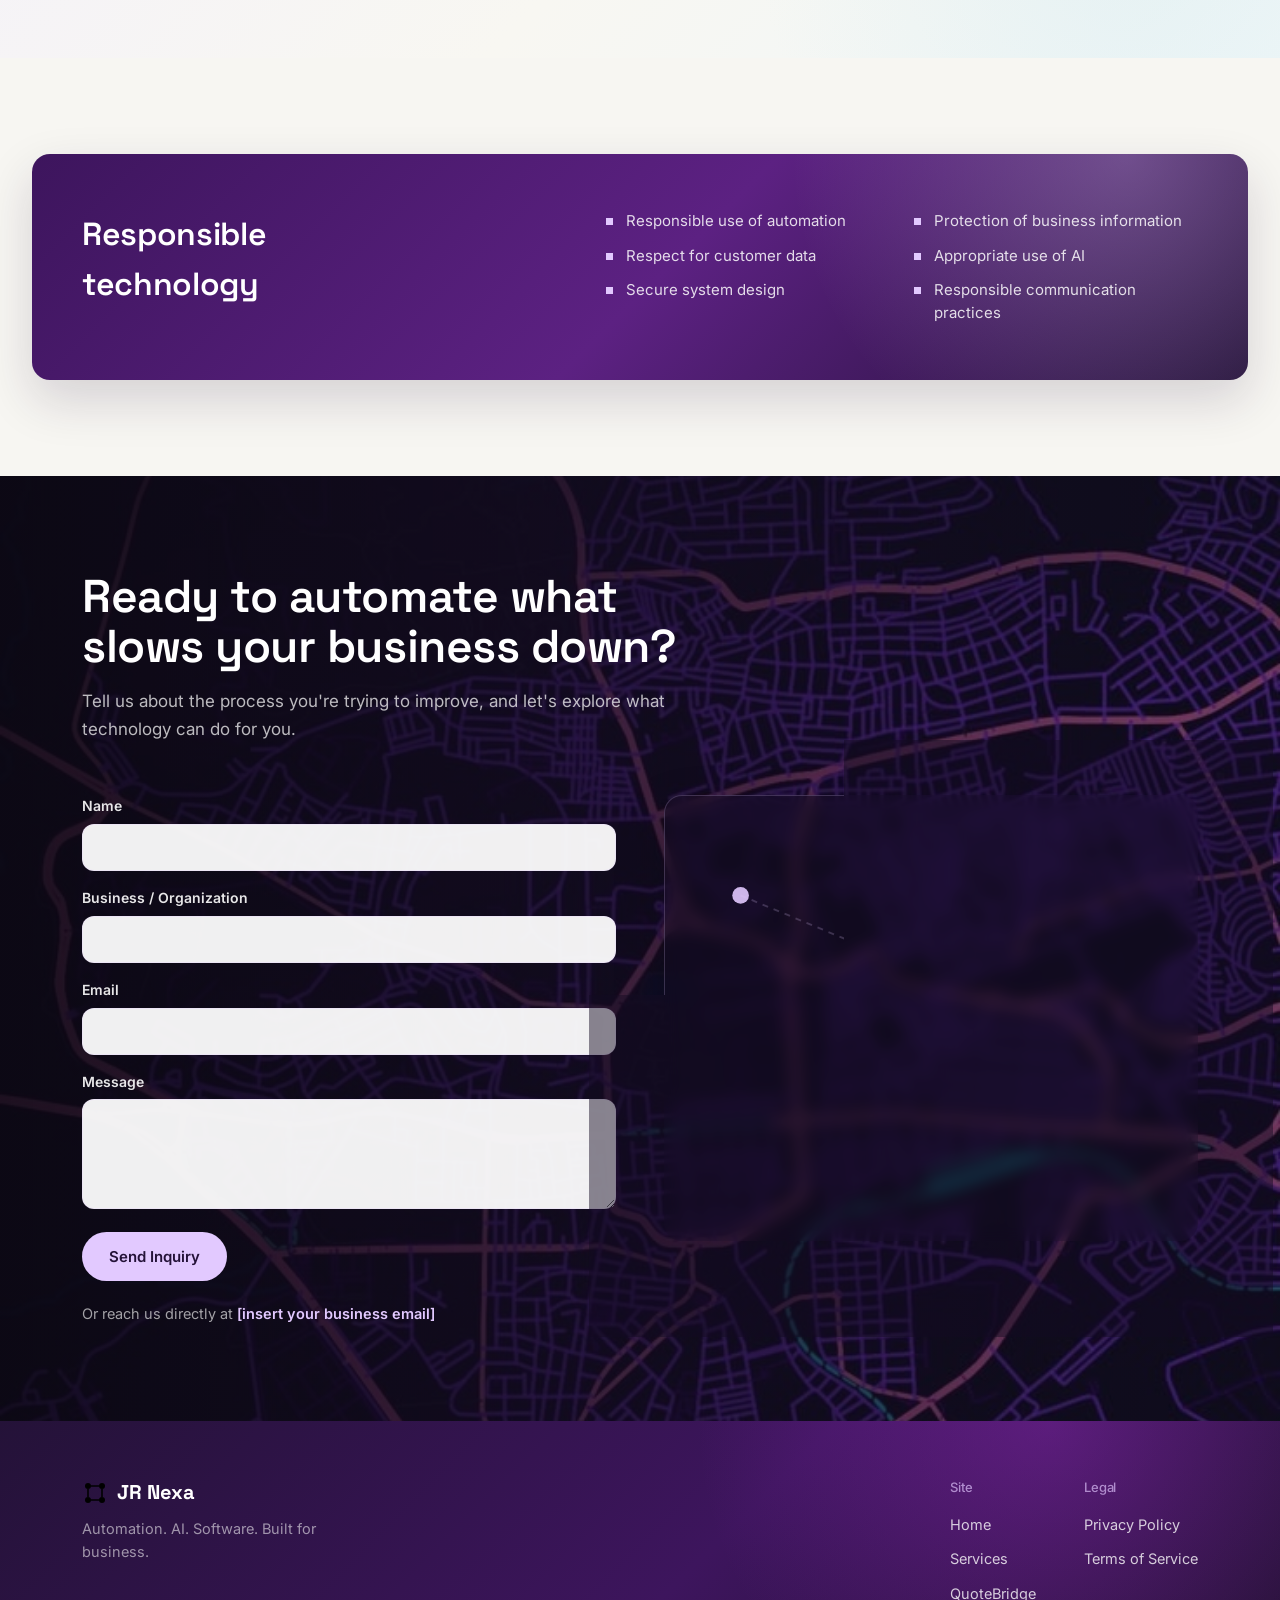
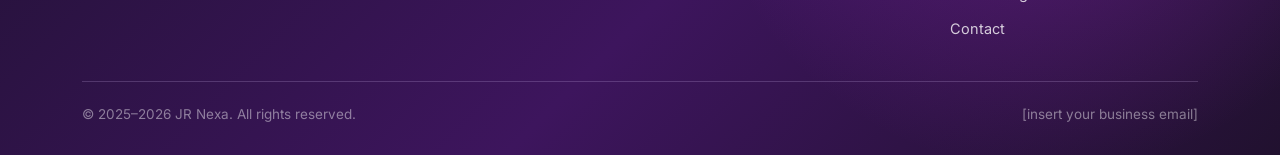
<file: nexflow-website.html>
<!doctype html>
<html lang="en">
  <head>
    <meta charset="UTF-8" />
    <meta name="viewport" content="width=device-width, initial-scale=1.0" />

    <title>JR Nexa | Automation, AI &amp; Digital Solutions</title>
    <meta
      name="description"
      content="JR Nexa is an automation service provider established in 2025, helping businesses simplify operations through workflow automation, AI, software development, and digital solutions."
    />
    <link rel="preconnect" href="https://fonts.googleapis.com" />
    <link rel="preconnect" href="https://fonts.gstatic.com" crossorigin />
    <link
      href="https://fonts.googleapis.com/css2?family=Space+Grotesk:wght@500;600;700&family=Inter:wght@400;500;600&display=swap"
      rel="stylesheet"
    />
    <link
      rel="icon"
      type="image/svg+xml"
      href="data:image/svg+xml,%3Csvg xmlns='http://www.w3.org/2000/svg' viewBox='0 0 64 64'%3E%3Crect width='64' height='64' rx='16' fill='%23F5CFE1'/%3E%3Ccircle cx='18' cy='18' r='6' fill='%2314161A'/%3E%3Ccircle cx='46' cy='18' r='6' fill='%2314161A'/%3E%3Ccircle cx='18' cy='46' r='6' fill='%2314161A'/%3E%3Ccircle cx='46' cy='46' r='6' fill='%2314161A'/%3E%3Cpath d='M18 28v8M46 28v8M28 18h8M28 46h8' stroke='%2314161A' stroke-width='4' stroke-linecap='round'/%3E%3C/svg%3E"
    />
    <link
      rel="shortcut icon"
      type="image/svg+xml"
      href="data:image/svg+xml,%3Csvg xmlns='http://www.w3.org/2000/svg' viewBox='0 0 64 64'%3E%3Crect width='64' height='64' rx='16' fill='%23F5CFE1'/%3E%3Ccircle cx='18' cy='18' r='6' fill='%2314161A'/%3E%3Ccircle cx='46' cy='18' r='6' fill='%2314161A'/%3E%3Ccircle cx='18' cy='46' r='6' fill='%2314161A'/%3E%3Ccircle cx='46' cy='46' r='6' fill='%2314161A'/%3E%3Cpath d='M18 28v8M46 28v8M28 18h8M28 46h8' stroke='%2314161A' stroke-width='4' stroke-linecap='round'/%3E%3C/svg%3E"
    />
    <link rel="stylesheet" href="nexflow-website.css" />
  </head>
  <body>
    <header class="site-nav">
      <div class="nav-inner">
        <a href="#home" class="logo" aria-label="JR Nexa home">
          <svg
            class="logo-mark"
            viewBox="0 0 26 26"
            fill="none"
            xmlns="http://www.w3.org/2000/svg"
          >
            <circle cx="6" cy="6" r="3" fill="#14161A" />
            <circle cx="20" cy="6" r="3" fill="#14161A" />
            <circle cx="6" cy="20" r="3" fill="#14161A" />
            <circle cx="20" cy="20" r="3" fill="#14161A" />
            <path
              d="M6 9V17M20 9V17M9 6H17M9 20H17"
              stroke="#14161A"
              stroke-width="1.6"
            />
          </svg>
          JR Nexa
        </a>
        <nav>
          <ul class="nav-links">
            <li><a href="#home">Home</a></li>
            <li><a href="#services">Services</a></li>
            <li><a href="#solutions">Solutions</a></li>
            <li><a href="#about">About</a></li>
            <li><a href="#contact">Contact</a></li>
          </ul>
        </nav>
        <div class="nav-right">
          <a href="#contact" class="btn btn-primary">Get Started</a>
          <button
            class="hamburger"
            id="hamburgerBtn"
            aria-label="Open menu"
            aria-expanded="false"
            aria-controls="mobileMenu"
          >
            <span></span><span></span><span></span>
          </button>
        </div>
      </div>
      <div class="mobile-menu" id="mobileMenu">
        <a href="#home">Home</a>
        <a href="#services">Services</a>
        <a href="#solutions">Solutions</a>
        <a href="#about">About</a>
        <a href="#contact">Contact</a>
      </div>
    </header>

    <main>
      <!-- HERO -->
      <section class="hero" id="home">
        <div class="wrap hero-inner">
          <div class="hero-copy">
            <h1>Automate the work. Build what matters.</h1>
            <p class="sub">
              JR Nexa helps businesses simplify repetitive processes through
              automation, AI, and custom digital solutions.
            </p>
            <div class="hero-actions">
              <a href="#contact" class="btn btn-primary">Get Started</a>
              <a href="#services" class="btn btn-outline"
                >Explore Our Solutions</a
              >
            </div>
          </div>
          <div class="hero-visual">
            <svg
              class="hero-diagram"
              viewBox="0 0 460 360"
              fill="none"
              xmlns="http://www.w3.org/2000/svg"
              role="img"
              aria-label="Diagram of connected automation nodes"
            >
              <line
                class="flow-line draw"
                x1="60"
                y1="70"
                x2="200"
                y2="130"
                stroke="#14161A"
                stroke-opacity="0.4"
                stroke-width="1.6"
                style="animation-delay: 0.1s"
              />
              <line
                class="flow-line draw"
                x1="200"
                y1="130"
                x2="360"
                y2="80"
                stroke="#14161A"
                stroke-opacity="0.4"
                stroke-width="1.6"
                style="animation-delay: 0.3s"
              />
              <line
                class="flow-line draw"
                x1="200"
                y1="130"
                x2="220"
                y2="240"
                stroke="#14161A"
                stroke-opacity="0.4"
                stroke-width="1.6"
                style="animation-delay: 0.5s"
              />
              <line
                class="flow-line draw"
                x1="220"
                y1="240"
                x2="90"
                y2="290"
                stroke="#14161A"
                stroke-opacity="0.4"
                stroke-width="1.6"
                style="animation-delay: 0.7s"
              />
              <line
                class="flow-line draw"
                x1="220"
                y1="240"
                x2="370"
                y2="270"
                stroke="#14161A"
                stroke-opacity="0.4"
                stroke-width="1.6"
                style="animation-delay: 0.9s"
              />

              <g class="flow-node" style="animation-delay: 0.05s">
                <rect
                  x="34"
                  y="52"
                  width="52"
                  height="36"
                  rx="10"
                  fill="#14161A"
                />
                <text
                  x="60"
                  y="75"
                  font-family="Space Grotesk"
                  font-size="12"
                  fill="#DCD8F6"
                  text-anchor="middle"
                >
                  CRM
                </text>
              </g>
              <g class="flow-node" style="animation-delay: 0.35s">
                <circle cx="200" cy="130" r="26" fill="#14161A" />
                <path
                  d="M192 130l6 6 12-12"
                  stroke="#DCD8F6"
                  stroke-width="2.4"
                  fill="none"
                  stroke-linecap="round"
                  stroke-linejoin="round"
                />
              </g>
              <g class="flow-node" style="animation-delay: 0.55s">
                <rect
                  x="332"
                  y="58"
                  width="56"
                  height="36"
                  rx="10"
                  fill="#14161A"
                />
                <text
                  x="360"
                  y="81"
                  font-family="Space Grotesk"
                  font-size="11"
                  fill="#DCD8F6"
                  text-anchor="middle"
                >
                  Email
                </text>
              </g>
              <g class="flow-node" style="animation-delay: 0.75s">
                <circle cx="220" cy="240" r="24" fill="#14161A" />
                <path
                  d="M212 240h16M220 232v16"
                  stroke="#DCD8F6"
                  stroke-width="2.2"
                  stroke-linecap="round"
                />
              </g>
              <g class="flow-node" style="animation-delay: 0.95s">
                <rect
                  x="60"
                  y="272"
                  width="60"
                  height="36"
                  rx="10"
                  fill="#14161A"
                />
                <text
                  x="90"
                  y="295"
                  font-family="Space Grotesk"
                  font-size="11"
                  fill="#DCD8F6"
                  text-anchor="middle"
                >
                  Data
                </text>
              </g>
              <g class="flow-node" style="animation-delay: 1.1s">
                <rect
                  x="340"
                  y="252"
                  width="60"
                  height="36"
                  rx="10"
                  fill="#14161A"
                />
                <text
                  x="370"
                  y="275"
                  font-family="Space Grotesk"
                  font-size="11"
                  fill="#DCD8F6"
                  text-anchor="middle"
                >
                  Tasks
                </text>
              </g>
            </svg>
          </div>
        </div>
      </section>

      <!-- ABOUT -->
      <section class="about" id="about">
        <div class="wrap about-inner">
          <h2>Technology that works for your business.</h2>
          <div class="about-text">
            <p>
              JR Nexa is an automation service provider established in 2025,
              helping businesses and organizations use technology to reduce
              repetitive work, improve efficiency, and build better digital
              processes.
            </p>
            <p>
              We combine workflow automation, artificial intelligence, software
              development, and system integrations to create practical solutions
              around the way businesses actually work.
            </p>
          </div>
        </div>
      </section>

      <!-- SERVICES -->
      <section class="services" id="services">
        <div class="wrap">
          <div class="section-head">
            <h2>What we build</h2>
            <p class="desc">
              Six areas where automation, AI, and software design come together
              to remove friction from day-to-day operations.
            </p>
          </div>

          <div class="service-grid">
            <article class="service-card">
              <span class="num">01</span>
              <svg class="icon" viewBox="0 0 34 34" fill="none">
                <rect
                  x="4"
                  y="4"
                  width="10"
                  height="10"
                  rx="3"
                  stroke="#14161A"
                  stroke-width="1.6"
                />
                <rect
                  x="20"
                  y="20"
                  width="10"
                  height="10"
                  rx="3"
                  stroke="#14161A"
                  stroke-width="1.6"
                />
                <path
                  d="M14 9h6a4 4 0 0 1 4 4v6"
                  stroke="#14161A"
                  stroke-width="1.6"
                />
              </svg>
              <h3>Workflow Automation</h3>
              <p class="desc">
                Connect applications and automate repetitive business processes
                so information moves between systems with less manual work.
              </p>
              <p class="examples">
                Data entry · Notifications · Approvals · Scheduled workflows ·
                CRM workflows
              </p>
            </article>

            <article class="service-card">
              <span class="num">02</span>
              <svg class="icon" viewBox="0 0 34 34" fill="none">
                <circle
                  cx="17"
                  cy="17"
                  r="6"
                  stroke="#14161A"
                  stroke-width="1.6"
                />
                <path
                  d="M17 3v4M17 27v4M3 17h4M27 17h4M7 7l3 3M27 7l-3 3M7 27l3-3M27 27l-3-3"
                  stroke="#14161A"
                  stroke-width="1.6"
                  stroke-linecap="round"
                />
              </svg>
              <h3>AI Solutions</h3>
              <p class="desc">
                Design practical AI-powered solutions that help businesses
                process information, assist customers, automate tasks, and make
                better use of their data.
              </p>
              <p class="examples">
                AI assistants · Document processing · Support automation ·
                Intelligent data processing
              </p>
            </article>

            <article class="service-card">
              <span class="num">03</span>
              <svg class="icon" viewBox="0 0 34 34" fill="none">
                <rect
                  x="4"
                  y="8"
                  width="26"
                  height="18"
                  rx="3"
                  stroke="#14161A"
                  stroke-width="1.6"
                />
                <path
                  d="M5 10l12 9 12-9"
                  stroke="#14161A"
                  stroke-width="1.6"
                  stroke-linecap="round"
                />
              </svg>
              <h3>Business Communication Automation</h3>
              <p class="desc">
                Build systems that help organizations manage and automate
                customer and business communications.
              </p>
              <p class="examples">
                Email automation · Notifications · Campaign management ·
                Automated follow-ups
              </p>
            </article>

            <article class="service-card">
              <span class="num">04</span>
              <svg class="icon" viewBox="0 0 34 34" fill="none">
                <rect
                  x="4"
                  y="6"
                  width="26"
                  height="17"
                  rx="3"
                  stroke="#14161A"
                  stroke-width="1.6"
                />
                <path
                  d="M11 28h12M17 23v5"
                  stroke="#14161A"
                  stroke-width="1.6"
                  stroke-linecap="round"
                />
              </svg>
              <h3>Custom Software</h3>
              <p class="desc">
                Build web-based applications and internal business systems
                designed around specific organizational needs.
              </p>
              <p class="examples">
                Management systems · Customer portals · Internal tools ·
                Dashboards
              </p>
            </article>

            <article class="service-card">
              <span class="num">05</span>
              <svg class="icon" viewBox="0 0 34 34" fill="none">
                <circle
                  cx="9"
                  cy="9"
                  r="4"
                  stroke="#14161A"
                  stroke-width="1.6"
                />
                <circle
                  cx="25"
                  cy="25"
                  r="4"
                  stroke="#14161A"
                  stroke-width="1.6"
                />
                <path
                  d="M12 12l10 10"
                  stroke="#14161A"
                  stroke-width="1.6"
                  stroke-linecap="round"
                />
              </svg>
              <h3>System Integration</h3>
              <p class="desc">
                Connect the tools businesses already use so information can move
                between platforms automatically.
              </p>
              <p class="examples">
                APIs · CRMs · Email platforms · Databases · Payment systems
              </p>
            </article>

            <article class="service-card">
              <span class="num">06</span>
              <svg class="icon" viewBox="0 0 34 34" fill="none">
                <path
                  d="M6 26V14M17 26V6M28 26v-9"
                  stroke="#14161A"
                  stroke-width="1.6"
                  stroke-linecap="round"
                />
              </svg>
              <h3>Process Optimization</h3>
              <p class="desc">
                Help businesses identify repetitive manual processes and
                determine where automation can create measurable improvements.
              </p>
              <p class="examples">
                Process mapping · Efficiency review · Automation roadmap
              </p>
            </article>
          </div>
        </div>
      </section>

      <!-- FEATURED SOLUTION -->
      <section id="solutions" style="padding: 0 0 96px">
        <div class="solution">
          <div class="solution-wrap solution-inner">
            <div>
              <span class="tag">One of our solutions</span>
              <h2>QuoteBridge</h2>
              <p class="desc">
                QuoteBridge is a business communication and email campaign
                management application developed by JR Nexa. It helps
                organizations manage contacts, create professional email
                campaigns, and communicate with their audiences through a
                structured platform.
              </p>
              <ul class="solution-features">
                <li>Contact management</li>
                <li>Email campaigns</li>
                <li>Email templates</li>
                <li>Business communications</li>
                <li>Attachments</li>
                <li>Campaign management</li>
              </ul>
              <div class="solution-actions">
                <a
                  href="https://quotebridge.online/"
                  target="_blank"
                  rel="noopener"
                  class="btn btn-light"
                  >Explore QuoteBridge</a
                >
              </div>
            </div>
            <div class="solution-panel">
              <div class="row">
                <span class="dot"></span
                ><span>New contact added to campaign list</span>
              </div>
              <div class="row">
                <span class="dot"></span
                ><span>Email template scheduled for send</span>
              </div>
              <div class="row">
                <span class="dot"></span
                ><span>Attachment linked to outbound message</span>
              </div>
              <div class="row">
                <span class="dot"></span><span>Follow-up sequence queued</span>
              </div>
            </div>
          </div>
        </div>
      </section>

      <section id="haifa-water-system" style="padding: 0 0 96px">
        <div class="solution">
          <div class="solution-wrap solution-inner">
            <div>
              <span class="tag">Overview of the System</span>
              <h2>Haifa Water Management System</h2>
              <p class="desc">
                Haifa Water Management System is an end-to-end operational
                platform built specifically for water distribution and refill
                businesses. It connects store operators, field delivery staff,
                and operational managers into a single unified workflow.
              </p>

              <div style="margin-top: 26px">
                <h3
                  style="
                    color: var(--paper);
                    font-size: 18px;
                    margin-bottom: 12px;
                  "
                >
                  What Problems Does It Solve?
                </h3>
                <p class="desc" style="margin-top: 0">
                  It removes manual bottlenecks in order intake, delivery
                  scheduling, stock balancing, driver coordination, and branch
                  reporting. The result is fewer missed orders, better
                  accountability, and faster responses to demand fluctuations.
                </p>
              </div>

              <ul class="solution-features" style="margin-top: 24px">
                <li>Order tracking</li>
                <li>Fleet coordination</li>
                <li>Inventory visibility</li>
                <li>Delivery scheduling</li>
                <li>Branch oversight</li>
                <li>Operational reporting</li>
              </ul>
            </div>

            <div class="solution-panel">
              <div class="row">
                <span class="dot"></span
                ><span>Store receives refill request and assigns route</span>
              </div>
              <div class="row">
                <span class="dot"></span
                ><span
                  >Delivery team sees order details and route sequence</span
                >
              </div>
              <div class="row">
                <span class="dot"></span
                ><span>Stock levels update as deliveries are completed</span>
              </div>
              <div class="row">
                <span class="dot"></span
                ><span>Managers monitor performance and service status</span>
              </div>
              <div class="row">
                <span class="dot"></span
                ><span>Daily operations stay visible across all branches</span>
              </div>
            </div>
          </div>
        </div>
      </section>

      <!-- HOW WE WORK -->
      <section class="how">
        <div class="wrap">
          <div class="section-head">
            <h2>How we work</h2>
            <p class="desc">
              A straightforward process from first conversation to a working
              system.
            </p>
          </div>
          <div class="how-grid">
            <div class="how-step">
              <span class="num">01</span>
              <h3>Understand</h3>
              <p>
                We learn how your current process works and identify repetitive
                or inefficient tasks.
              </p>
            </div>
            <div class="how-step">
              <span class="num">02</span>
              <h3>Design</h3>
              <p>
                We design an automation or software solution around your actual
                workflow.
              </p>
            </div>
            <div class="how-step">
              <span class="num">03</span>
              <h3>Build</h3>
              <p>
                We develop and integrate the solution using appropriate
                technologies.
              </p>
            </div>
            <div class="how-step">
              <span class="num">04</span>
              <h3>Improve</h3>
              <p>
                We monitor, refine, and improve the system as your business
                grows.
              </p>
            </div>
          </div>
        </div>
      </section>

      <!-- WHY JR NEXA -->
      <section class="why">
        <div class="wrap">
          <div class="section-head">
            <h2>Why JR Nexa</h2>
          </div>
          <div class="why-grid">
            <div class="why-card">
              <h3>Practical Solutions</h3>
              <p>
                We focus on solving real operational problems rather than adding
                unnecessary complexity.
              </p>
            </div>
            <div class="why-card">
              <h3>Automation First</h3>
              <p>
                We look for repetitive processes that technology can handle more
                efficiently.
              </p>
            </div>
            <div class="why-card">
              <h3>Built Around Your Workflow</h3>
              <p>
                Solutions are designed around the way your organization actually
                operates.
              </p>
            </div>
            <div class="why-card">
              <h3>Growing with Your Business</h3>
              <p>
                Our systems are designed to provide a foundation that can evolve
                as your needs change.
              </p>
            </div>
          </div>
        </div>
      </section>

      <!-- RESPONSIBLE TECHNOLOGY -->
      <section style="padding-bottom: 96px">
        <div class="responsible">
          <div class="responsible-wrap">
            <h2>Responsible technology</h2>
            <ul class="responsible-list">
              <li>Responsible use of automation</li>
              <li>Protection of business information</li>
              <li>Respect for customer data</li>
              <li>Appropriate use of AI</li>
              <li>Secure system design</li>
              <li>Responsible communication practices</li>
            </ul>
          </div>
        </div>
      </section>

      <!-- CONTACT -->
      <section class="contact" id="contact">
        <div class="wrap">
          <div class="contact-head">
            <h2>Ready to automate what slows your business down?</h2>
            <p>
              Tell us about the process you're trying to improve, and let's
              explore what technology can do for you.
            </p>
          </div>

          <div class="contact-inner">
            <form class="inquiry" id="inquiryForm" novalidate>
              <div class="field">
                <label for="name">Name</label>
                <input type="text" id="name" name="name" required />
              </div>
              <div class="field">
                <label for="org">Business / Organization</label>
                <input type="text" id="org" name="org" required />
              </div>
              <div class="field">
                <label for="email">Email</label>
                <input type="email" id="email" name="email" required />
              </div>
              <div class="field">
                <label for="message">Message</label>
                <textarea id="message" name="message" required></textarea>
              </div>
              <div>
                <button type="submit" class="btn btn-primary">
                  Send Inquiry
                </button>
              </div>
              <p class="form-note" id="formNote">
                Thanks — your message is ready to send once this form is
                connected to an inbox.
              </p>
              <p class="contact-email">
                Or reach us directly at
                <strong>[insert your business email]</strong>
              </p>
            </form>

            <div class="contact-diagram-wrap">
              <svg
                viewBox="0 0 400 320"
                fill="none"
                xmlns="http://www.w3.org/2000/svg"
                role="img"
                aria-label="Diagram of an automated workflow"
              >
                <line
                  x1="40"
                  y1="60"
                  x2="160"
                  y2="110"
                  stroke="#14161A"
                  stroke-opacity="0.35"
                  stroke-width="1.6"
                  stroke-dasharray="5 5"
                />
                <line
                  x1="160"
                  y1="110"
                  x2="300"
                  y2="70"
                  stroke="#14161A"
                  stroke-opacity="0.35"
                  stroke-width="1.6"
                  stroke-dasharray="5 5"
                />
                <line
                  x1="160"
                  y1="110"
                  x2="190"
                  y2="220"
                  stroke="#14161A"
                  stroke-opacity="0.35"
                  stroke-width="1.6"
                  stroke-dasharray="5 5"
                />
                <line
                  x1="190"
                  y1="220"
                  x2="70"
                  y2="260"
                  stroke="#14161A"
                  stroke-opacity="0.35"
                  stroke-width="1.6"
                  stroke-dasharray="5 5"
                />
                <line
                  x1="190"
                  y1="220"
                  x2="320"
                  y2="250"
                  stroke="#14161A"
                  stroke-opacity="0.35"
                  stroke-width="1.6"
                  stroke-dasharray="5 5"
                />
                <circle cx="40" cy="60" r="7" fill="#14161A" />
                <circle cx="300" cy="70" r="7" fill="#14161A" />
                <circle cx="70" cy="260" r="7" fill="#14161A" />
                <circle cx="320" cy="250" r="7" fill="#14161A" />
                <rect
                  x="140"
                  y="88"
                  width="40"
                  height="40"
                  rx="10"
                  fill="#14161A"
                />
                <rect
                  x="170"
                  y="200"
                  width="40"
                  height="40"
                  rx="10"
                  fill="#14161A"
                />
              </svg>
            </div>
          </div>
        </div>
      </section>
    </main>

    <footer>
      <div class="wrap">
        <div class="footer-top">
          <div class="footer-brand">
            <a href="#home" class="logo">
              <svg
                class="logo-mark"
                viewBox="0 0 26 26"
                fill="none"
                xmlns="http://www.w3.org/2000/svg"
              >
                <circle cx="6" cy="6" r="3" fill="#FFFFFF" />
                <circle cx="20" cy="6" r="3" fill="#FFFFFF" />
                <circle cx="6" cy="20" r="3" fill="#FFFFFF" />
                <circle cx="20" cy="20" r="3" fill="#FFFFFF" />
                <path
                  d="M6 9V17M20 9V17M9 6H17M9 20H17"
                  stroke="#FFFFFF"
                  stroke-width="1.6"
                />
              </svg>
              JR Nexa
            </a>
            <p>Automation. AI. Software. Built for business.</p>
          </div>

          <div class="footer-links">
            <div class="footer-col">
              <h4>Site</h4>
              <ul>
                <li><a href="#home">Home</a></li>
                <li><a href="#services">Services</a></li>
                <li>
                  <a
                    href="https://quotebridge.online/"
                    target="_blank"
                    rel="noopener"
                    >QuoteBridge</a
                  >
                </li>
                <li><a href="#contact">Contact</a></li>
              </ul>
            </div>
            <div class="footer-col">
              <h4>Legal</h4>
              <ul>
                <li><a href="#">Privacy Policy</a></li>
                <li><a href="#">Terms of Service</a></li>
              </ul>
            </div>
          </div>
        </div>
        <div class="footer-bottom">
          <span>© 2025–2026 JR Nexa. All rights reserved.</span>
          <span>[insert your business email]</span>
        </div>
      </div>
    </footer>

    <script>
      const hamburgerBtn = document.getElementById("hamburgerBtn");
      const mobileMenu = document.getElementById("mobileMenu");
      hamburgerBtn.addEventListener("click", () => {
        const isOpen = mobileMenu.classList.toggle("open");
        hamburgerBtn.setAttribute("aria-expanded", isOpen ? "true" : "false");
      });
      mobileMenu.querySelectorAll("a").forEach((a) => {
        a.addEventListener("click", () => {
          mobileMenu.classList.remove("open");
          hamburgerBtn.setAttribute("aria-expanded", "false");
        });
      });

      const form = document.getElementById("inquiryForm");
      const note = document.getElementById("formNote");
      form.addEventListener("submit", (e) => {
        e.preventDefault();
        if (!form.checkValidity()) {
          form.reportValidity();
          return;
        }
        note.classList.add("show");
        form.reset();
      });
    </script>
  </body>
</html>
</file>
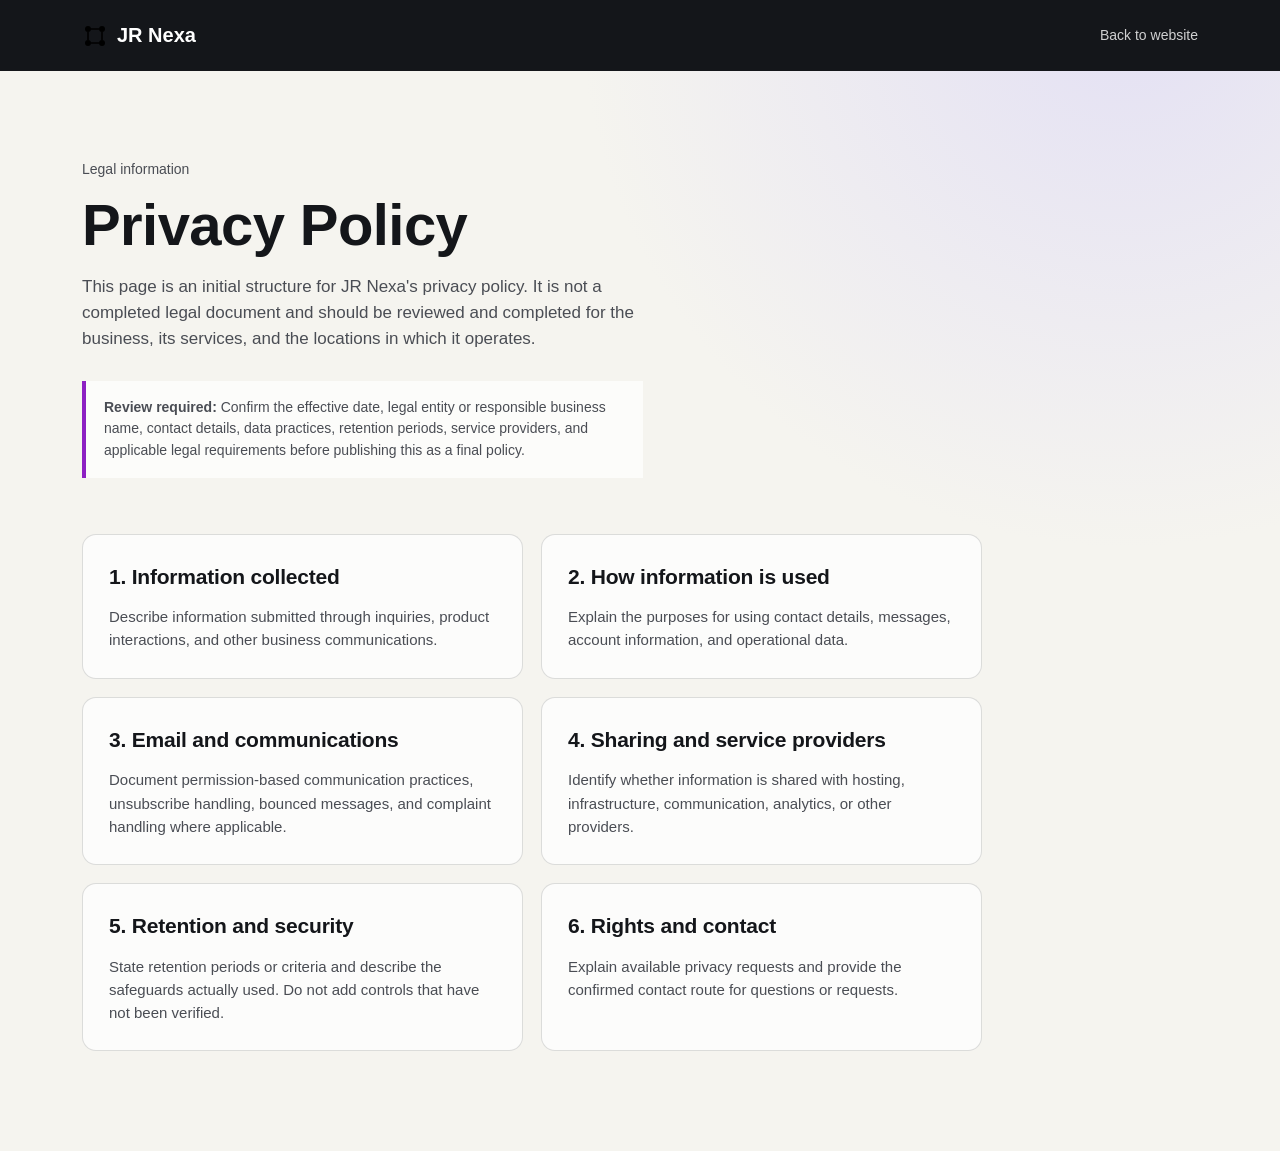
<file: privacy.html>
<!doctype html>
<html lang="en">
  <head>
    <meta charset="UTF-8" />
    <meta name="viewport" content="width=device-width, initial-scale=1.0" />
    <title>Privacy Policy | JR Nexa</title>
    <meta
      name="description"
      content="Initial privacy policy structure for JR Nexa. Details requiring confirmation are clearly marked for review."
    />
    <link rel="stylesheet" href="nexflow-website.css" />
  </head>
  <body class="legal-page">
    <header class="legal-header">
      <div class="nav-inner">
        <a href="index.html" class="logo" aria-label="JR Nexa home">
          <svg
            class="logo-mark"
            viewBox="0 0 26 26"
            fill="none"
            aria-hidden="true"
          >
            <circle cx="6" cy="6" r="3" fill="#FFFFFF" />
            <circle cx="20" cy="6" r="3" fill="#FFFFFF" />
            <circle cx="6" cy="20" r="3" fill="#FFFFFF" />
            <circle cx="20" cy="20" r="3" fill="#FFFFFF" />
            <path
              d="M6 9V17M20 9V17M9 6H17M9 20H17"
              stroke="#FFFFFF"
              stroke-width="1.6"
            />
          </svg>
          JR Nexa
        </a>
        <a class="legal-back" href="index.html">Back to website</a>
      </div>
    </header>
    <main class="wrap legal-content">
      <p class="eyebrow-label">Legal information</p>
      <h1>Privacy Policy</h1>
      <p class="legal-intro">
        This page is an initial structure for JR Nexa's privacy policy. It is
        not a completed legal document and should be reviewed and completed for
        the business, its services, and the locations in which it operates.
      </p>
      <p class="legal-review">
        <strong>Review required:</strong> Confirm the effective date, legal
        entity or responsible business name, contact details, data practices,
        retention periods, service providers, and applicable legal requirements
        before publishing this as a final policy.
      </p>
      <div class="legal-sections">
        <section class="legal-section">
          <h2>1. Information collected</h2>
          <p>
            Describe information submitted through inquiries, product
            interactions, and other business communications.
          </p>
        </section>
        <section class="legal-section">
          <h2>2. How information is used</h2>
          <p>
            Explain the purposes for using contact details, messages, account
            information, and operational data.
          </p>
        </section>
        <section class="legal-section">
          <h2>3. Email and communications</h2>
          <p>
            Document permission-based communication practices, unsubscribe
            handling, bounced messages, and complaint handling where applicable.
          </p>
        </section>
        <section class="legal-section">
          <h2>4. Sharing and service providers</h2>
          <p>
            Identify whether information is shared with hosting, infrastructure,
            communication, analytics, or other providers.
          </p>
        </section>
        <section class="legal-section">
          <h2>5. Retention and security</h2>
          <p>
            State retention periods or criteria and describe the safeguards
            actually used. Do not add controls that have not been verified.
          </p>
        </section>
        <section class="legal-section">
          <h2>6. Rights and contact</h2>
          <p>
            Explain available privacy requests and provide the confirmed contact
            route for questions or requests.
          </p>
        </section>
      </div>
    </main>
  </body>
</html>
</file>
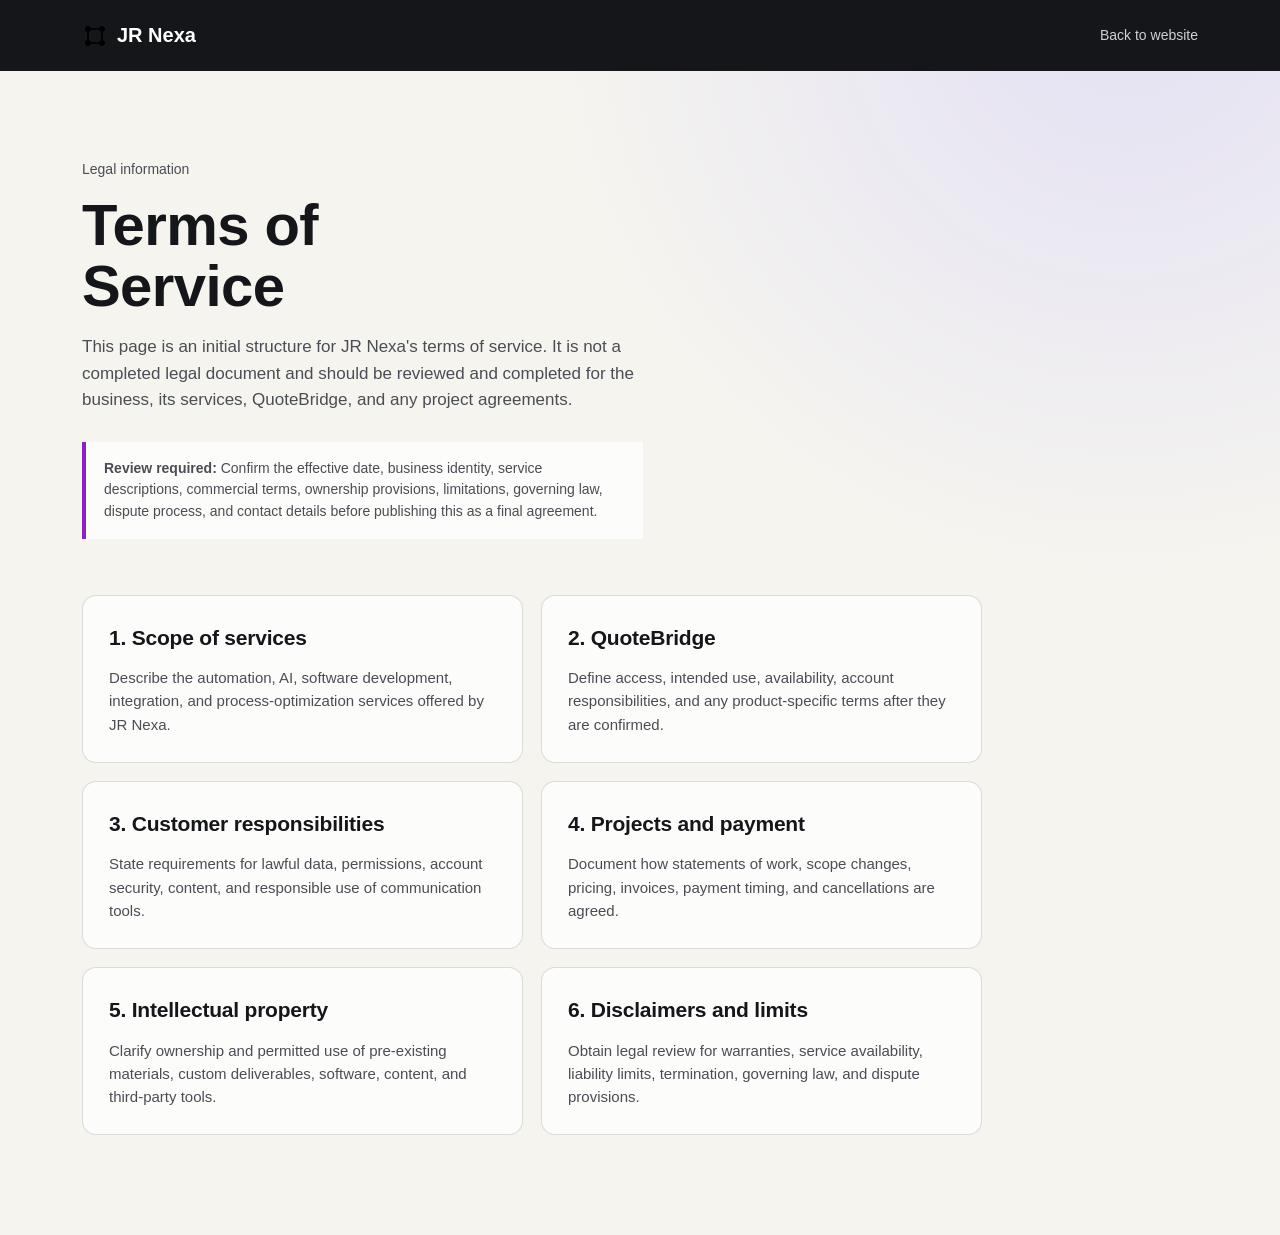
<file: terms.html>
<!doctype html>
<html lang="en">
  <head>
    <meta charset="UTF-8" />
    <meta name="viewport" content="width=device-width, initial-scale=1.0" />
    <title>Terms of Service | JR Nexa</title>
    <meta
      name="description"
      content="Initial terms of service structure for JR Nexa. Details requiring confirmation are clearly marked for review."
    />
    <link rel="stylesheet" href="nexflow-website.css" />
  </head>
  <body class="legal-page">
    <header class="legal-header">
      <div class="nav-inner">
        <a href="index.html" class="logo" aria-label="JR Nexa home">
          <svg
            class="logo-mark"
            viewBox="0 0 26 26"
            fill="none"
            aria-hidden="true"
          >
            <circle cx="6" cy="6" r="3" fill="#FFFFFF" />
            <circle cx="20" cy="6" r="3" fill="#FFFFFF" />
            <circle cx="6" cy="20" r="3" fill="#FFFFFF" />
            <circle cx="20" cy="20" r="3" fill="#FFFFFF" />
            <path
              d="M6 9V17M20 9V17M9 6H17M9 20H17"
              stroke="#FFFFFF"
              stroke-width="1.6"
            />
          </svg>
          JR Nexa
        </a>
        <a class="legal-back" href="index.html">Back to website</a>
      </div>
    </header>
    <main class="wrap legal-content">
      <p class="eyebrow-label">Legal information</p>
      <h1>Terms of Service</h1>
      <p class="legal-intro">
        This page is an initial structure for JR Nexa's terms of service. It is
        not a completed legal document and should be reviewed and completed for
        the business, its services, QuoteBridge, and any project agreements.
      </p>
      <p class="legal-review">
        <strong>Review required:</strong> Confirm the effective date, business
        identity, service descriptions, commercial terms, ownership provisions,
        limitations, governing law, dispute process, and contact details before
        publishing this as a final agreement.
      </p>
      <div class="legal-sections">
        <section class="legal-section">
          <h2>1. Scope of services</h2>
          <p>
            Describe the automation, AI, software development, integration, and
            process-optimization services offered by JR Nexa.
          </p>
        </section>
        <section class="legal-section">
          <h2>2. QuoteBridge</h2>
          <p>
            Define access, intended use, availability, account responsibilities,
            and any product-specific terms after they are confirmed.
          </p>
        </section>
        <section class="legal-section">
          <h2>3. Customer responsibilities</h2>
          <p>
            State requirements for lawful data, permissions, account security,
            content, and responsible use of communication tools.
          </p>
        </section>
        <section class="legal-section">
          <h2>4. Projects and payment</h2>
          <p>
            Document how statements of work, scope changes, pricing, invoices,
            payment timing, and cancellations are agreed.
          </p>
        </section>
        <section class="legal-section">
          <h2>5. Intellectual property</h2>
          <p>
            Clarify ownership and permitted use of pre-existing materials,
            custom deliverables, software, content, and third-party tools.
          </p>
        </section>
        <section class="legal-section">
          <h2>6. Disclaimers and limits</h2>
          <p>
            Obtain legal review for warranties, service availability, liability
            limits, termination, governing law, and dispute provisions.
          </p>
        </section>
      </div>
    </main>
  </body>
</html>
</file>
<file: nexflow-website.css>
:root {
  --cream: #f5f4ef;
  --paper: #ffffff;
  --ink: #14161a;
  --ink-soft: #4a4d54;
  --line: rgba(20, 22, 26, 0.14);
  --lavender: #dcd8f6;
  --lavender-deep: #b9b2ea;
  --sky: #cfe7ee;
  --mint: #d8e8d2;
  --dark: #14161a;
  --dark-2: #1e2129;
  --radius: 18px;
  --maxw: 1180px;
}

* {
  box-sizing: border-box;
}
html {
  scroll-behavior: smooth;
}
@media (prefers-reduced-motion: reduce) {
  html {
    scroll-behavior: auto;
  }
  * {
    animation-duration: 0.001ms !important;
    animation-iteration-count: 1 !important;
    transition-duration: 0.001ms !important;
  }
}

body {
  margin: 0;
  background: #f7f6f2;
  color: var(--ink);
  font-family:
    "Inter",
    -apple-system,
    sans-serif;
  font-size: 16px;
  line-height: 1.55;
  -webkit-font-smoothing: antialiased;
}

.skip-link {
  position: fixed;
  z-index: 200;
  top: 12px;
  left: 16px;
  padding: 10px 14px;
  border-radius: 8px;
  background: var(--paper);
  color: var(--ink);
  transform: translateY(-150%);
  transition: transform 0.2s ease;
}
.skip-link:focus {
  transform: translateY(0);
}

h1,
h2,
h3,
h4 {
  font-family: "Space Grotesk", "Inter", sans-serif;
  font-weight: 600;
  margin: 0;
  letter-spacing: -0.01em;
  color: var(--ink);
}

p {
  margin: 0;
}
a {
  color: inherit;
}
img {
  max-width: 100%;
  display: block;
}

.wrap {
  max-width: var(--maxw);
  margin: 0 auto;
  padding: 0 32px;
}
@media (max-width: 640px) {
  .wrap {
    padding: 0 20px;
  }
}

/* ---------- Legal pages ---------- */
.legal-page {
  min-height: 100vh;
  background:
    radial-gradient(
      circle at 88% 0%,
      rgba(220, 216, 246, 0.7),
      transparent 34%
    ),
    var(--cream);
}
.legal-header {
  background: var(--dark);
  color: var(--paper);
}
.legal-header .nav-inner {
  padding-top: 20px;
  padding-bottom: 20px;
}
.legal-header .logo {
  color: var(--paper);
}
.legal-back {
  color: rgba(255, 255, 255, 0.8);
  font-size: 14px;
  text-decoration: none;
}
.legal-back:hover {
  color: #ffffff;
}
.legal-content {
  padding-top: 88px;
  padding-bottom: 100px;
}
.legal-content h1 {
  font-size: clamp(36px, 5vw, 58px);
  line-height: 1.05;
  max-width: 12ch;
}
.legal-intro {
  margin-top: 18px;
  max-width: 62ch;
  color: var(--ink-soft);
  font-size: 17px;
}
.legal-review {
  margin-top: 28px;
  max-width: 72ch;
  padding: 16px 18px;
  border-left: 4px solid #8d20c3;
  background: rgba(255, 255, 255, 0.72);
  color: var(--ink-soft);
  font-size: 14px;
}
.legal-sections {
  display: grid;
  grid-template-columns: repeat(2, minmax(0, 1fr));
  gap: 18px;
  margin-top: 56px;
  max-width: 900px;
}
.legal-section {
  padding: 26px;
  border: 1px solid var(--line);
  border-radius: 14px;
  background: rgba(255, 255, 255, 0.72);
}
.legal-section h2 {
  font-size: 21px;
}
.legal-section p,
.legal-section li {
  margin-top: 12px;
  color: var(--ink-soft);
  font-size: 15px;
}
.legal-section ul {
  margin: 0;
  padding-left: 20px;
}
@media (max-width: 680px) {
  .legal-header .nav-inner {
    padding-right: 20px;
    padding-left: 20px;
  }
  .legal-content {
    padding-top: 64px;
  }
  .legal-sections {
    grid-template-columns: 1fr;
    margin-top: 40px;
  }
}

/* ---------- Buttons ---------- */
.btn {
  display: inline-flex;
  align-items: center;
  justify-content: center;
  gap: 8px;
  padding: 14px 26px;
  border-radius: 999px;
  font-family: "Inter", sans-serif;
  font-weight: 600;
  font-size: 15px;
  text-decoration: none;
  cursor: pointer;
  border: 1px solid transparent;
  transition:
    transform 0.15s ease,
    background 0.15s ease,
    border-color 0.15s ease;
  white-space: nowrap;
}
.btn:active {
  transform: scale(0.97);
}
.btn-primary {
  background: var(--ink);
  color: var(--paper);
}
.btn-primary:hover {
  background: #2a2d34;
}
.btn-outline {
  background: transparent;
  color: var(--ink);
  border-color: var(--ink);
}
.btn-outline:hover {
  background: rgba(20, 22, 26, 0.06);
}
.btn-light {
  background: var(--paper);
  color: var(--ink);
}
.btn-light:hover {
  background: #eceae2;
}
.btn:focus-visible,
a:focus-visible,
input:focus-visible,
textarea:focus-visible,
button:focus-visible {
  outline: 2px solid var(--ink);
  outline-offset: 3px;
}

/* ---------- Nav ---------- */
header.site-nav {
  position: absolute;
  top: 0;
  left: 0;
  width: 100%;
  z-index: 100;
  background: transparent;
  backdrop-filter: none;
  border-bottom: none;
}
.nav-inner {
  display: flex;
  align-items: center;
  justify-content: space-between;
  padding: 18px 32px;
  max-width: var(--maxw);
  margin: 0 auto;
}
@media (max-width: 640px) {
  .nav-inner {
    padding: 16px 20px;
  }
}
.logo {
  display: flex;
  align-items: center;
  gap: 9px;
  font-family: "Space Grotesk", sans-serif;
  font-weight: 700;
  font-size: 20px;
  text-decoration: none;
  color: #ffffff;
}
.logo-mark {
  width: 26px;
  height: 26px;
  flex: none;
  filter: invert(1);
}
.nav-links {
  display: flex;
  gap: 34px;
  list-style: none;
  margin: 0;
  padding: 0;
}
.nav-links a {
  text-decoration: none;
  font-size: 15px;
  font-weight: 500;
  color: #ffffff;
  transition: color 0.15s ease;
}
.nav-links a:hover {
  color: rgba(255, 255, 255, 0.78);
}
.nav-right {
  display: flex;
  align-items: center;
  gap: 18px;
}
.hamburger {
  display: none;
  background: none;
  border: none;
  cursor: pointer;
  padding: 6px;
  flex-direction: column;
  gap: 5px;
}
.hamburger span {
  width: 24px;
  height: 2px;
  background: #ffffff;
  display: block;
}
@media (max-width: 900px) {
  .nav-links {
    display: none;
  }
  .hamburger {
    display: flex;
  }
}
.mobile-menu {
  display: none;
  flex-direction: column;
  gap: 2px;
  background: var(--paper);
  border-bottom: 1px solid var(--line);
}
.mobile-menu.open {
  display: flex;
}
.mobile-menu a {
  padding: 16px 20px;
  text-decoration: none;
  color: var(--ink);
  font-weight: 500;
  border-top: 1px solid var(--line);
}

/* ---------- Section spacing ---------- */
section {
  padding: 96px 0;
}
@media (max-width: 640px) {
  section {
    padding: 64px 0;
  }
}

.eyebrow-label {
  font-size: 14px;
  color: var(--ink-soft);
  font-weight: 500;
  margin-bottom: 14px;
}

/* ---------- Hero ---------- */
.hero {
  position: relative;
  min-height: 760px;
  display: flex;
  align-items: center;
  background:
    radial-gradient(
      circle at 52% 40%,
      rgba(255, 255, 255, 0.75),
      transparent 25%
    ),
    radial-gradient(
      circle at 20% 65%,
      rgba(221, 164, 255, 0.35),
      transparent 35%
    ),
    linear-gradient(135deg, #8d20c3 0%, #a72ed2 45%, #8f22c5 100%);
  overflow: hidden;
}
.hero::after {
  content: "";
  position: absolute;
  z-index: 0;
  right: 0;
  bottom: -1px;
  left: 0;
  height: 180px;
  background: linear-gradient(to bottom, transparent, #f7f6f2);
  pointer-events: none;
}
.hero-inner {
  display: grid;
  grid-template-columns: 1.1fr 0.9fr;
  gap: 40px;
  align-items: center;
  padding-bottom: 56px;
  position: relative;
  z-index: 1;
}
@media (max-width: 900px) {
  .hero-inner {
    grid-template-columns: 1fr;
    padding-bottom: 32px;
  }
}
.hero-copy h1 {
  font-size: clamp(38px, 5.4vw, 68px);
  line-height: 1.03;
  max-width: 14ch;
  color: #ffffff;
}
.hero-copy .sub {
  margin-top: 22px;
  font-size: 19px;
  color: #ffffff;
  max-width: 46ch;
  line-height: 1.6;
}
.hero-actions {
  display: flex;
  gap: 14px;
  margin-top: 34px;
  flex-wrap: wrap;
}
.hero .btn-outline {
  color: #ffffff;
  border-color: rgba(255, 255, 255, 0.8);
}
.hero .btn-outline:hover {
  background: rgba(255, 255, 255, 0.14);
}
.hero-diagram {
  width: 100%;
  height: auto;
}
@media (max-width: 900px) {
  .hero {
    min-height: auto;
    padding: 110px 0 90px;
  }
}

/* ---------- Diagram animation ---------- */
.flow-line {
  stroke-dasharray: 6 6;
  stroke: rgba(255, 255, 255, 0.58);
}
.flow-line.draw {
  stroke-dasharray: 400;
  stroke-dashoffset: 400;
  animation: draw 1.6s ease forwards;
}
@keyframes draw {
  to {
    stroke-dashoffset: 0;
  }
}
.flow-node {
  transform-box: fill-box;
  transform-origin: center;
  animation:
    pop 0.5s ease backwards,
    node-pulse 5s ease-in-out 1.5s infinite;
}
@keyframes pop {
  from {
    transform: scale(0);
    opacity: 0;
  }
  to {
    transform: scale(1);
    opacity: 1;
  }
}
@keyframes node-pulse {
  0%,
  100% {
    opacity: 1;
  }
  50% {
    opacity: 0.72;
  }
}

/* ---------- About ---------- */
.about {
  background: #f7f6f2;
}
.about-inner {
  display: grid;
  grid-template-columns: 0.9fr 1.1fr;
  gap: 56px;
}
@media (max-width: 800px) {
  .about-inner {
    grid-template-columns: 1fr;
    gap: 24px;
  }
}
.about h2 {
  font-size: clamp(28px, 3.4vw, 40px);
  line-height: 1.15;
  max-width: 12ch;
}
.about-text p {
  font-size: 17px;
  color: var(--ink-soft);
  max-width: 56ch;
}
.about-text p + p {
  margin-top: 18px;
}

/* ---------- Services ---------- */
.services {
  position: relative;
  overflow: hidden;
  padding: 110px 0 120px;
  background: #f7f6f2;
}
.services::before,
.services::after {
  content: "";
  position: absolute;
  width: 380px;
  height: 380px;
  border-radius: 50%;
  filter: blur(82px);
  pointer-events: none;
}
.services::before {
  top: -180px;
  right: -100px;
  background: rgba(190, 180, 255, 0.12);
}
.services::after {
  bottom: -170px;
  left: -110px;
  background: rgba(165, 220, 230, 0.12);
}
.section-head {
  display: flex;
  justify-content: space-between;
  align-items: flex-end;
  gap: 24px;
  margin-bottom: 48px;
  flex-wrap: wrap;
}
.section-head h2 {
  font-size: clamp(28px, 3.4vw, 40px);
  max-width: 14ch;
}
.section-head .desc {
  color: var(--ink-soft);
  font-size: 16px;
  max-width: 38ch;
}

.service-grid {
  position: relative;
  display: grid;
  grid-template-columns: repeat(3, 1fr);
  gap: 20px;
}
.service-grid::before {
  content: "";
  position: absolute;
  z-index: 0;
  top: 25%;
  left: 5%;
  width: 90%;
  height: 42%;
  border: 1px dashed rgba(89, 93, 130, 0.16);
  border-left-color: transparent;
  border-right-color: transparent;
  border-radius: 50%;
  transform: rotate(-7deg);
  animation: service-connection 9s ease-in-out infinite;
  pointer-events: none;
}
@keyframes service-connection {
  0%,
  100% {
    transform: rotate(-7deg) translateY(0);
    opacity: 0.55;
  }
  50% {
    transform: rotate(-4deg) translateY(8px);
    opacity: 1;
  }
}
@media (max-width: 900px) {
  .service-grid {
    grid-template-columns: repeat(2, 1fr);
  }
}
@media (max-width: 640px) {
  .service-grid {
    grid-template-columns: 1fr;
  }
}

.service-card {
  position: relative;
  z-index: 1;
  overflow: hidden;
  border: 1px solid rgba(255, 255, 255, 0.58);
  border-radius: 18px;
  padding: 34px;
  display: flex;
  flex-direction: column;
  min-height: 390px;
  box-shadow:
    0 14px 34px rgba(20, 22, 26, 0.06),
    0 3px 10px rgba(20, 22, 26, 0.03);
  transition:
    transform 0.35s ease,
    box-shadow 0.35s ease,
    border-color 0.35s ease,
    filter 0.35s ease;
}
.service-card:hover {
  transform: translateY(-8px);
  border-color: rgba(255, 255, 255, 0.9);
  box-shadow:
    0 25px 55px rgba(20, 22, 26, 0.12),
    0 5px 15px rgba(20, 22, 26, 0.06);
  filter: brightness(1.06);
}
.service-card::after {
  content: attr(data-number);
  position: absolute;
  z-index: -1;
  top: -32px;
  right: -8px;
  font-family: "Space Grotesk", sans-serif;
  font-size: 150px;
  font-weight: 700;
  line-height: 1;
  color: rgba(255, 255, 255, 0.3);
  pointer-events: none;
  transition: transform 0.45s ease;
}
.service-card:hover::after {
  transform: translateY(8px) scale(1.04);
}
.service-card .num {
  position: absolute;
  width: 1px;
  height: 1px;
  overflow: hidden;
  clip-path: inset(50%);
  font-family: "Space Grotesk", sans-serif;
  font-size: 14px;
  font-weight: 600;
  color: var(--ink-soft);
}
.service-card .icon {
  width: 42px;
  height: 42px;
  margin: 45px 0 28px;
  padding: 8px;
  border-radius: 50%;
  background: rgba(255, 255, 255, 0.5);
  transition:
    transform 0.35s ease,
    background 0.35s ease;
}
.service-card:hover .icon {
  transform: translateY(-4px) rotate(-4deg);
  background: rgba(255, 255, 255, 0.78);
}
.service-card h3 {
  margin-top: 0;
  font-size: 24px;
  line-height: 1.2;
}
.service-card .desc {
  margin-top: 10px;
  font-size: 15px;
  color: var(--ink-soft);
  line-height: 1.55;
}
.service-card .examples {
  margin-top: 16px;
  padding-top: 14px;
  border-top: 1px solid rgba(20, 22, 26, 0.14);
  font-size: 13.5px;
  color: var(--ink-soft);
}
.service-card:nth-child(1),
.service-card:nth-child(4) {
  background: var(--lavender);
}
.service-card:nth-child(2),
.service-card:nth-child(5) {
  background: var(--sky);
}
.service-card:nth-child(3),
.service-card:nth-child(6) {
  background: var(--mint);
}
@media (max-width: 900px) {
  .services .section-head {
    align-items: flex-start;
    flex-direction: column;
  }
}
@media (max-width: 640px) {
  .services {
    padding: 80px 0;
  }
  .service-card {
    min-height: 360px;
    padding: 30px 26px;
  }
}

/* ---------- Featured solution ---------- */
.solution {
  position: relative;
  overflow: hidden;
  background:
    radial-gradient(circle at 88% 8%, rgba(167, 46, 210, 0.3), transparent 32%),
    linear-gradient(135deg, #171329 0%, #2e1850 54%, #14161a 100%);
  color: var(--paper);
  border: 1px solid rgba(226, 201, 255, 0.14);
  border-radius: 24px;
  margin: 0 32px;
  padding: 64px 48px;
  box-shadow: 0 24px 60px rgba(20, 12, 34, 0.16);
}
#haifa-water-system .solution {
  background:
    radial-gradient(
      circle at 88% 8%,
      rgba(101, 193, 175, 0.2),
      transparent 32%
    ),
    linear-gradient(135deg, #102a29 0%, #174942 54%, #10201f 100%);
  border-color: rgba(173, 235, 216, 0.14);
}
@media (max-width: 900px) {
  .solution {
    padding: 44px 26px;
    margin: 0 20px;
  }
}
.solution-wrap {
  max-width: calc(var(--maxw) - 64px);
  margin: 0 auto;
}
.solution-inner {
  display: grid;
  grid-template-columns: 1fr 1fr;
  gap: 48px;
  align-items: center;
}
@media (max-width: 860px) {
  .solution-inner {
    grid-template-columns: 1fr;
  }
}
.solution h2 {
  color: var(--paper);
  font-size: clamp(26px, 3.2vw, 36px);
  line-height: 1.15;
}
.solution .tag {
  display: inline-block;
  font-size: 13px;
  font-weight: 600;
  color: var(--dark);
  background: #e2c9ff;
  padding: 6px 14px;
  border-radius: 999px;
  margin-bottom: 18px;
}
#haifa-water-system .solution .tag {
  background: #b9eadb;
}
.solution p.desc {
  margin-top: 18px;
  color: rgba(255, 255, 255, 0.72);
  font-size: 16.5px;
  max-width: 50ch;
  line-height: 1.6;
}
.solution-note {
  margin-top: 14px;
  color: rgba(255, 255, 255, 0.58);
  font-size: 13.5px;
  line-height: 1.55;
  max-width: 54ch;
}
.solution-features {
  list-style: none;
  margin: 26px 0 0;
  padding: 0;
  display: grid;
  grid-template-columns: 1fr 1fr;
  gap: 10px 20px;
}
.solution-features li {
  font-size: 14.5px;
  color: rgba(255, 255, 255, 0.85);
  padding-left: 18px;
  position: relative;
}
.solution-features li::before {
  content: "";
  position: absolute;
  left: 0;
  top: 8px;
  width: 6px;
  height: 6px;
  border-radius: 50%;
  background: #e2c9ff;
}
#haifa-water-system .solution-features li::before {
  background: #b9eadb;
}
.solution-actions {
  margin-top: 30px;
}
.solution-panel {
  border: 1px solid rgba(226, 201, 255, 0.2);
  border-radius: 18px;
  padding: 28px;
  background: rgba(8, 5, 18, 0.28);
  box-shadow: inset 0 1px 0 rgba(255, 255, 255, 0.06);
  backdrop-filter: blur(8px);
}
.solution-panel .row {
  display: flex;
  align-items: center;
  gap: 14px;
  padding: 12px 0;
  border-bottom: 1px solid rgba(226, 201, 255, 0.14);
  transition:
    padding-left 0.25s ease,
    color 0.25s ease;
}
.solution-panel .row:hover {
  padding-left: 6px;
}
.solution-panel .row:last-child {
  border-bottom: none;
}
.solution-panel .row .dot {
  width: 8px;
  height: 8px;
  border-radius: 50%;
  background: #e2c9ff;
  flex: none;
}
#haifa-water-system .solution-panel {
  border-color: rgba(173, 235, 216, 0.2);
}
#haifa-water-system .solution-panel .row {
  border-bottom-color: rgba(173, 235, 216, 0.14);
}
#haifa-water-system .solution-panel .row .dot {
  background: #b9eadb;
}
.solution-panel .row span {
  font-size: 14.5px;
  color: rgba(255, 255, 255, 0.85);
}

/* ---------- How we work ---------- */
.how {
  background:
    radial-gradient(
      circle at 12% 10%,
      rgba(218, 211, 255, 0.3),
      transparent 30%
    ),
    linear-gradient(135deg, #f7f6f2 0%, #f1effb 52%, #f7f6f2 100%);
}
.how-grid {
  display: grid;
  grid-template-columns: repeat(4, 1fr);
  gap: 14px;
  background: transparent;
  border: none;
  border-radius: 18px;
  overflow: hidden;
}
@media (max-width: 760px) {
  .how-grid {
    grid-template-columns: 1fr 1fr;
  }
}
@media (max-width: 480px) {
  .how-grid {
    grid-template-columns: 1fr;
  }
}
.how-step {
  position: relative;
  overflow: hidden;
  background: rgba(255, 255, 255, 0.78);
  border: 1px solid rgba(255, 255, 255, 0.82);
  border-radius: 16px;
  padding: 32px 26px 34px;
  box-shadow: 0 12px 30px rgba(65, 39, 100, 0.07);
  transition:
    transform 0.3s ease,
    box-shadow 0.3s ease,
    background 0.3s ease;
}
.how-step:hover {
  transform: translateY(-5px);
  background: #ffffff;
  box-shadow: 0 20px 38px rgba(65, 39, 100, 0.12);
}
.how-step .num {
  font-family: "Space Grotesk", sans-serif;
  font-size: 15px;
  font-weight: 600;
  color: #8d20c3;
}
.how-step h3 {
  margin-top: 16px;
  font-size: 19px;
}
.how-step p {
  margin-top: 10px;
  font-size: 14.5px;
  color: var(--ink-soft);
  line-height: 1.55;
}

/* ---------- Why JR Nexa ---------- */
.why {
  background:
    radial-gradient(
      circle at 88% 80%,
      rgba(205, 231, 237, 0.34),
      transparent 30%
    ),
    linear-gradient(135deg, #f3f0fb 0%, #f8f7f2 58%, #f0f7f8 100%);
}
.why-grid {
  display: grid;
  grid-template-columns: 1fr 1fr;
  gap: 20px;
}
@media (max-width: 700px) {
  .why-grid {
    grid-template-columns: 1fr;
  }
}
.why-card {
  background: rgba(255, 255, 255, 0.78);
  border: 1px solid rgba(255, 255, 255, 0.86);
  border-radius: 16px;
  padding: 28px 26px;
  box-shadow: 0 12px 30px rgba(65, 39, 100, 0.06);
  transition:
    transform 0.3s ease,
    box-shadow 0.3s ease,
    background 0.3s ease;
}
.why-card:hover {
  transform: translateY(-5px);
  background: #ffffff;
  box-shadow: 0 20px 38px rgba(65, 39, 100, 0.11);
}
.why-card h3 {
  font-size: 19px;
  color: #3d155d;
}
.why-card p {
  margin-top: 10px;
  font-size: 15px;
  color: var(--ink-soft);
  line-height: 1.55;
}

/* ---------- Responsible tech ---------- */
.responsible {
  position: relative;
  overflow: hidden;
  background:
    radial-gradient(
      circle at 90% 0%,
      rgba(226, 201, 255, 0.3),
      transparent 30%
    ),
    linear-gradient(135deg, #3d155d 0%, #5c2182 52%, #241238 100%);
  border-radius: 18px;
  margin: 0 32px;
  padding: 56px 48px;
  color: rgba(255, 255, 255, 0.86);
  box-shadow: 0 20px 50px rgba(36, 18, 56, 0.16);
}
@media (max-width: 900px) {
  .responsible {
    padding: 40px 24px;
    margin: 0 20px;
  }
}
.responsible-wrap {
  max-width: calc(var(--maxw) - 64px);
  margin: 0 auto;
  display: grid;
  grid-template-columns: 0.9fr 1.1fr;
  gap: 40px;
}
@media (max-width: 800px) {
  .responsible-wrap {
    grid-template-columns: 1fr;
  }
}
.responsible h2 {
  font-size: clamp(24px, 3vw, 32px);
  max-width: 13ch;
  color: #ffffff;
}
.responsible-tag {
  margin-bottom: 16px;
  color: #241238;
  background: #e2c9ff;
}
.responsible-intro {
  margin-top: 18px;
  max-width: 42ch;
  color: rgba(255, 255, 255, 0.7);
  font-size: 15px;
  line-height: 1.6;
}
.responsible-list {
  list-style: none;
  margin: 0;
  padding: 0;
  display: grid;
  grid-template-columns: 1fr 1fr;
  gap: 12px 24px;
}
@media (max-width: 480px) {
  .responsible-list {
    grid-template-columns: 1fr;
  }
}
.responsible-list li {
  font-size: 15px;
  padding-left: 20px;
  position: relative;
  color: rgba(255, 255, 255, 0.84);
  line-height: 1.5;
}
.responsible-list li::before {
  content: "";
  position: absolute;
  left: 0;
  top: 8px;
  width: 7px;
  height: 7px;
  background: #e2c9ff;
}

/* ---------- Contact ---------- */
.contact {
  position: relative;
  color: rgba(255, 255, 255, 0.86);
  background:
    linear-gradient(
      90deg,
      rgba(12, 8, 20, 0.92) 0%,
      rgba(18, 10, 30, 0.82) 45%,
      rgba(18, 10, 30, 0.58) 90%
    ),
    url("img/Map-1.jpg");

  background-size: cover;
  background-position: center;
}
.contact-head {
  max-width: 640px;
  margin-bottom: 52px;
}
.contact-head h2 {
  font-size: clamp(30px, 4vw, 46px);
  line-height: 1.08;
  color: #ffffff;
}
.contact-head p {
  margin-top: 16px;
  font-size: 17px;
  color: rgba(255, 255, 255, 0.72);
  line-height: 1.65;
}
.contact-inner {
  display: grid;
  grid-template-columns: 1fr 1fr;
  gap: 48px;
  align-items: start;
}
@media (max-width: 860px) {
  .contact-inner {
    grid-template-columns: 1fr;
  }
}

form.inquiry {
  display: flex;
  flex-direction: column;
  gap: 16px;
}
.field label {
  display: block;
  font-size: 14px;
  font-weight: 600;
  margin-bottom: 7px;
  color: rgba(255, 255, 255, 0.9);
}
.field input,
.field textarea {
  width: 100%;
  padding: 13px 16px;
  border-radius: 12px;
  border: 1px solid rgba(226, 201, 255, 0.28);
  background: rgba(255, 255, 255, 0.94);
  font-family: "Inter", sans-serif;
  font-size: 15px;
  color: var(--ink);
  transition:
    border-color 0.2s ease,
    box-shadow 0.2s ease,
    background 0.2s ease;
}
.field textarea {
  min-height: 110px;
  resize: vertical;
}
.field input:focus,
.field textarea:focus {
  outline: none;
  outline-offset: 1px;
  border-color: #e2c9ff;
  background: #ffffff;
  box-shadow: 0 0 0 3px rgba(226, 201, 255, 0.16);
}
.contact .btn-primary {
  background: #e2c9ff;
  color: #241238;
}
.contact .btn-primary:hover {
  background: #ffffff;
}
.contact-email {
  margin-top: 6px;
  font-size: 14.5px;
  color: rgba(255, 255, 255, 0.62);
}
.contact-email strong {
  color: #e2c9ff;
  font-weight: 600;
}
.contact-email a {
  color: #e2c9ff;
  font-weight: 600;
}
.form-note {
  margin-top: 14px;
  font-size: 13.5px;
  color: rgba(255, 255, 255, 0.7);
  display: none;
}
.form-note.show {
  display: block;
}

.contact-diagram-wrap {
  border-radius: 18px;
  background: rgba(20, 12, 34, 0.48);
  padding: 28px;
  border: 1px solid rgba(226, 201, 255, 0.2);
  box-shadow: 0 20px 50px rgba(8, 4, 15, 0.22);
  backdrop-filter: blur(8px);
}
.contact-diagram-wrap line {
  stroke: rgba(226, 201, 255, 0.58);
}
.contact-diagram-wrap circle,
.contact-diagram-wrap rect {
  fill: rgba(226, 201, 255, 0.9);
}
.contact-diagram-wrap svg path {
  stroke: #241238;
}

/* ---------- Footer ---------- */
footer {
  background:
    radial-gradient(
      circle at 82% 0%,
      rgba(167, 46, 210, 0.34),
      transparent 32%
    ),
    linear-gradient(135deg, #241238 0%, #3d155d 52%, #21112f 100%);
  color: rgba(255, 255, 255, 0.75);
  padding-top: 56px;
}
.footer-top {
  display: flex;
  justify-content: space-between;
  gap: 32px;
  padding-bottom: 40px;
  border-bottom: 1px solid rgba(226, 201, 255, 0.2);
  flex-wrap: wrap;
}
.footer-brand .logo {
  color: var(--paper);
}
.footer-brand p {
  margin-top: 10px;
  font-size: 14.5px;
  color: rgba(255, 255, 255, 0.55);
  max-width: 32ch;
}
.footer-links {
  display: flex;
  gap: 48px;
  flex-wrap: wrap;
}
.footer-col h4 {
  font-size: 13px;
  color: rgba(226, 201, 255, 0.66);
  font-weight: 500;
  margin-bottom: 14px;
  font-family: "Inter", sans-serif;
}
.footer-col ul {
  list-style: none;
  margin: 0;
  padding: 0;
  display: flex;
  flex-direction: column;
  gap: 10px;
}
.footer-col a {
  text-decoration: none;
  font-size: 14.5px;
  color: rgba(255, 255, 255, 0.78);
}
.footer-col a:hover {
  color: var(--paper);
}
.footer-bottom {
  display: flex;
  justify-content: space-between;
  align-items: center;
  padding: 22px 0 30px;
  font-size: 13.5px;
  color: rgba(255, 255, 255, 0.45);
  flex-wrap: wrap;
  gap: 10px;
}
.footer-bottom a {
  color: rgba(255, 255, 255, 0.62);
  text-decoration: none;
}
.footer-bottom a:hover {
  color: #ffffff;
}

@media (max-width: 640px) {
  .hero-copy .sub {
    font-size: 17px;
  }
  .hero-actions .btn {
    width: 100%;
  }
  .solution-features {
    grid-template-columns: 1fr;
  }
  .responsible-list {
    gap: 16px;
  }
  .responsible-list li {
    font-size: 14px;
  }
  .footer-bottom {
    align-items: flex-start;
    flex-direction: column;
  }
}
</file>
